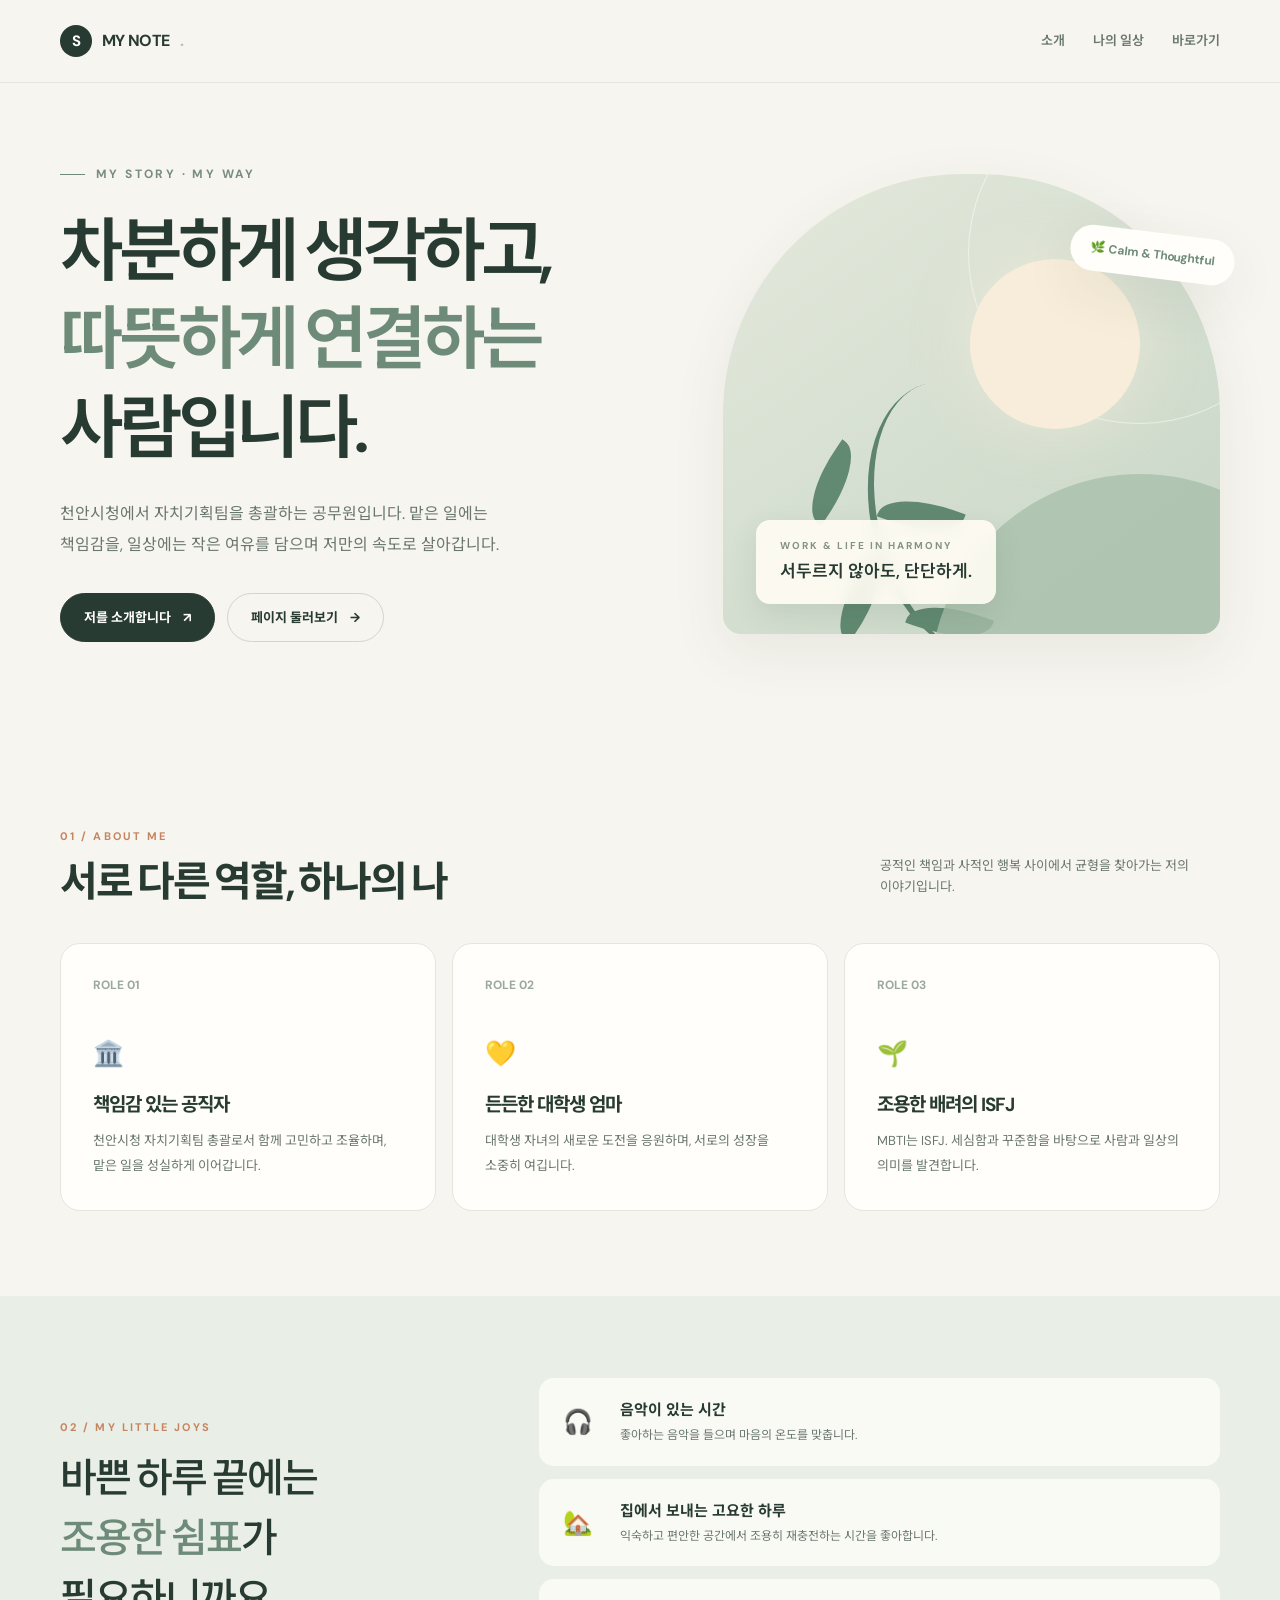
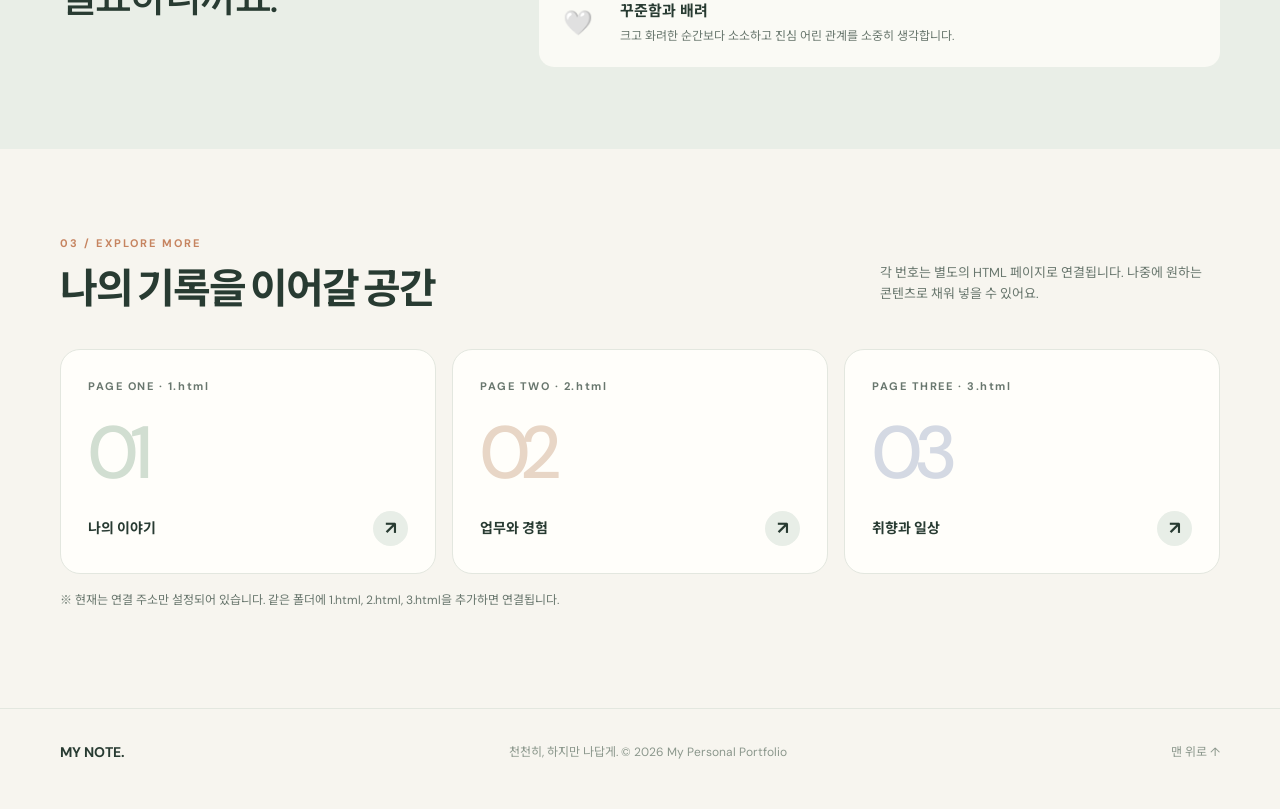
<file: index.html>
<!DOCTYPE html>
<html lang="ko">
<head>
  <meta charset="UTF-8" />
  <meta name="viewport" content="width=device-width, initial-scale=1.0" />
  <meta name="theme-color" content="#f7f5ef" />
  <meta name="description" content="천안시청 자치기획팀 총괄, 대학생 엄마, 음악과 조용한 일상을 사랑하는 사람의 포트폴리오" />
  <title>나의 이야기 | Personal Portfolio</title>
  <style>
    @import url('https://fonts.googleapis.com/css2?family=DM+Sans:wght@400;500;600;700&family=Noto+Sans+KR:wght@300;400;500;600;700&display=swap');
    :root{--bg:#f7f5ef;--paper:#fffefa;--ink:#283b32;--sub:#69776e;--sage:#6d8b78;--soft:#e8eee7;--accent:#c68460;--line:#e3e7df;--shadow:0 18px 55px rgba(46,65,49,.08)}
    *{box-sizing:border-box}html{scroll-behavior:smooth}body{margin:0;background:var(--bg);color:var(--ink);font-family:'DM Sans','Noto Sans KR',system-ui,sans-serif;word-break:keep-all;line-height:1.65}button,a{-webkit-tap-highlight-color:transparent}a{color:inherit;text-decoration:none}button{font:inherit}::selection{background:#d7e5d8;color:#263b30}
    .wrap{width:min(1160px,calc(100% - 48px));margin:auto}.nav{height:82px;display:flex;justify-content:space-between;align-items:center;gap:20px}.brand{font-size:16px;font-weight:700;letter-spacing:-.04em;display:flex;gap:10px;align-items:center}.brand-mark{width:32px;height:32px;display:grid;place-items:center;background:var(--ink);color:white;border-radius:50%;font-size:15px}.navlinks{display:flex;gap:28px;font-size:13px;font-weight:600;color:var(--sub)}.navlinks a:hover,.navlinks a:focus-visible{color:var(--accent)}.topline{height:1px;background:var(--line)}
    .hero{position:relative;display:grid;grid-template-columns:1.1fr .9fr;align-items:center;gap:55px;padding:82px 0 100px}.eyebrow{color:#788d7f;font-size:12px;font-weight:700;letter-spacing:.2em;text-transform:uppercase;display:flex;align-items:center;gap:11px}.eyebrow:before{content:'';display:block;width:25px;height:1px;background:var(--sage)}h1,h2,h3,p{margin-top:0}.hero h1{font-size:clamp(42px,5.4vw,73px);letter-spacing:-.075em;line-height:1.28;margin:22px 0 26px;font-weight:600}.hero h1 em{font-style:normal;color:var(--sage)}.lead{font-size:16px;color:var(--sub);max-width:490px;line-height:1.95;margin-bottom:32px}.actions{display:flex;gap:12px;flex-wrap:wrap}.primary,.secondary{display:inline-flex;align-items:center;justify-content:center;gap:12px;padding:13px 23px;border-radius:100px;font-size:13px;font-weight:700;transition:transform .2s,background .2s,box-shadow .2s;cursor:pointer}.primary{background:var(--ink);color:white;border:1px solid var(--ink)}.secondary{border:1px solid #cfd7cc;background:transparent}.primary:hover,.secondary:hover{transform:translateY(-3px);box-shadow:0 8px 18px #283b321a}.secondary:hover{background:white}
    .art{height:460px;position:relative;border-radius:240px 240px 18px 18px;background:linear-gradient(145deg,#e4e9dc,#c7d6c7);overflow:hidden;box-shadow:var(--shadow)}.art:before{content:'';position:absolute;border:1px solid #ffffff86;width:340px;height:340px;border-radius:50%;top:-92px;right:-90px}.art:after{content:'';position:absolute;width:420px;height:420px;border-radius:50%;background:#a9c1ac;bottom:-260px;right:-130px;opacity:.8}.sun{width:170px;height:170px;position:absolute;top:85px;right:80px;border-radius:50%;background:#f7edda;box-shadow:0 0 70px #f7edda99}.leaf{position:absolute;width:180px;height:280px;border-left:7px solid #5e846f;bottom:-25px;left:30%;transform:rotate(-15deg);border-radius:60%}.leaf i{position:absolute;display:block;width:83px;height:32px;border-radius:90% 0 90% 0;background:#628972;transform:rotate(-40deg)}.leaf i:nth-child(1){top:55px;left:-75px}.leaf i:nth-child(2){top:110px;left:3px;transform:rotate(35deg)}.leaf i:nth-child(3){top:175px;left:-78px}.leaf i:nth-child(4){top:220px;left:3px;transform:rotate(35deg)}.art-label{position:absolute;z-index:2;left:33px;bottom:30px;background:#fffcf3e8;backdrop-filter:blur(8px);padding:18px 24px;border-radius:14px;box-shadow:0 10px 28px #2a47321a}.art-label small{display:block;letter-spacing:.2em;color:#859386;font-size:10px;font-weight:700}.art-label strong{display:block;font-weight:600;font-size:17px;margin-top:3px}.float{position:absolute;right:-15px;top:58px;background:#fffefa;box-shadow:var(--shadow);border-radius:100px;padding:13px 20px;font-size:12px;color:var(--sage);font-weight:700;transform:rotate(7deg)}
    .section{padding:85px 0}.section-head{display:flex;justify-content:space-between;align-items:end;gap:20px;margin-bottom:32px}.kicker{font-size:11px;font-weight:700;color:var(--accent);letter-spacing:.19em;text-transform:uppercase;margin-bottom:10px}.section h2{font-size:clamp(28px,3.4vw,41px);letter-spacing:-.055em;line-height:1.35;margin:0}.section-desc{font-size:13px;color:var(--sub);max-width:340px}.about-grid{display:grid;grid-template-columns:repeat(3,1fr);gap:16px}.tile{background:var(--paper);padding:32px;border:1px solid var(--line);border-radius:20px;min-height:235px;transition:transform .25s,box-shadow .25s}.tile:hover{transform:translateY(-5px);box-shadow:var(--shadow)}.tile .num{font-size:12px;color:#9ba89c;font-weight:700;margin-bottom:38px}.tile .symbol{font-size:25px;margin-bottom:14px;display:block}.tile h3{font-size:19px;letter-spacing:-.04em;margin-bottom:9px}.tile p{font-size:13px;color:var(--sub);line-height:1.9;margin-bottom:0}
    .mid{background:#e9eee7;padding:82px 0}.mid-content{display:grid;grid-template-columns:.75fr 1.25fr;gap:70px;align-items:center}.quote{font-size:clamp(27px,3.3vw,40px);line-height:1.5;letter-spacing:-.05em;font-weight:500;margin:12px 0 0}.quote span{color:var(--sage)}.values{display:grid;gap:13px}.value{display:flex;align-items:center;gap:19px;background:#fffef9c9;border-radius:15px;padding:20px 24px}.value-icon{font-size:24px;flex:0 0 38px}.value h3{font-size:15px;margin-bottom:3px}.value p{color:var(--sub);font-size:12px;margin:0}
    .links-grid{display:grid;grid-template-columns:repeat(3,1fr);gap:16px}.link-card{position:relative;overflow:hidden;display:flex;flex-direction:column;min-height:225px;border:1px solid var(--line);background:var(--paper);border-radius:20px;padding:27px;transition:transform .25s,box-shadow .25s,border-color .25s}.link-card:hover,.link-card:focus-visible{transform:translateY(-5px);border-color:#a9bbaa;box-shadow:var(--shadow)}.link-card small{font-size:11px;color:var(--sub);letter-spacing:.14em;font-weight:700}.link-card .digit{font-size:74px;font-weight:500;letter-spacing:-.09em;line-height:1.15;margin:15px 0 auto;color:#d1ded1}.link-card:nth-child(2) .digit{color:#e8d6c6}.link-card:nth-child(3) .digit{color:#d4d9e3}.link-card .bottom{display:flex;justify-content:space-between;align-items:center;font-size:14px;font-weight:700}.arrow{width:35px;height:35px;border-radius:50%;background:var(--soft);display:grid;place-items:center;font-size:18px;transition:background .2s,transform .2s}.link-card:hover .arrow{background:var(--ink);color:white;transform:rotate(-45deg)}.note{color:var(--sub);font-size:12px;margin-top:17px}
    footer{border-top:1px solid var(--line);padding:32px 0 45px}.footer-content{display:flex;align-items:center;justify-content:space-between;gap:16px;font-size:12px;color:#8b978c}.footer-content strong{font-size:14px;color:var(--ink)}.reveal{opacity:0;transform:translateY(16px);transition:opacity .7s,transform .7s}.reveal.visible{opacity:1;transform:none}
    @media(max-width:850px){.hero{gap:32px}.art{height:390px}.float{right:0}.mid-content{gap:35px}}@media(max-width:680px){.wrap{width:min(100% - 36px,1160px)}.nav{height:70px}.navlinks{gap:15px;font-size:12px}.hero{grid-template-columns:1fr;padding:55px 0 72px;gap:45px}.hero h1{font-size:clamp(40px,9.2vw,58px)}.lead{font-size:14px}.art{height:355px;max-width:460px;width:100%;justify-self:center}.sun{top:55px;right:70px}.float{right:3px;top:28px}.section{padding:65px 0}.section-head{display:block}.section-desc{margin-top:14px}.about-grid,.links-grid{grid-template-columns:1fr}.tile{min-height:0;padding:27px}.tile .num{margin-bottom:16px}.mid{padding:65px 0}.mid-content{grid-template-columns:1fr;gap:28px}.quote{font-size:29px}.link-card{min-height:190px}.link-card .digit{font-size:62px}.footer-content{flex-direction:column;align-items:flex-start}}
    @media(prefers-reduced-motion:reduce){html{scroll-behavior:auto}*,*:before,*:after{transition:none!important;animation:none!important}.reveal{opacity:1;transform:none}}
  </style>
</head>
<body>
  <header class="wrap">
    <nav class="nav" aria-label="주 메뉴">
      <a class="brand" href="#home"><span class="brand-mark">S</span> MY NOTE<span style="color:#b4bfb3">.</span></a>
      <div class="navlinks"><a href="#about">소개</a><a href="#values">나의 일상</a><a href="#projects">바로가기</a></div>
    </nav>
  </header>
  <div class="topline"></div>
  <main>
    <section id="home" class="hero wrap">
      <div class="reveal">
        <div class="eyebrow">MY STORY · MY WAY</div>
        <h1>차분하게 생각하고,<br><em>따뜻하게 연결하는</em><br>사람입니다.</h1>
        <p class="lead">천안시청에서 자치기획팀을 총괄하는 공무원입니다. 맡은 일에는 책임감을, 일상에는 작은 여유를 담으며 저만의 속도로 살아갑니다.</p>
        <div class="actions"><a class="primary" href="#about">저를 소개합니다 <span aria-hidden="true">↗</span></a><a class="secondary" href="#projects">페이지 둘러보기 <span aria-hidden="true">→</span></a></div>
      </div>
      <div style="position:relative" class="reveal">
        <div class="art" role="img" aria-label="따뜻한 햇살과 초록 식물이 어우러진 감성적인 일러스트">
          <div class="sun"></div><div class="leaf"><i></i><i></i><i></i><i></i></div>
          <div class="art-label"><small>WORK & LIFE IN HARMONY</small><strong>서두르지 않아도, 단단하게.</strong></div>
        </div>
        <div class="float">🌿 Calm & Thoughtful</div>
      </div>
    </section>
    <section id="about" class="section wrap">
      <div class="section-head reveal"><div><div class="kicker">01 / About me</div><h2>서로 다른 역할, 하나의 나</h2></div><p class="section-desc">공적인 책임과 사적인 행복 사이에서 균형을 찾아가는 저의 이야기입니다.</p></div>
      <div class="about-grid">
        <article class="tile reveal"><div class="num">ROLE 01</div><span class="symbol" aria-hidden="true">🏛️</span><h3>책임감 있는 공직자</h3><p>천안시청 자치기획팀 총괄로서 함께 고민하고 조율하며, 맡은 일을 성실하게 이어갑니다.</p></article>
        <article class="tile reveal"><div class="num">ROLE 02</div><span class="symbol" aria-hidden="true">💛</span><h3>든든한 대학생 엄마</h3><p>대학생 자녀의 새로운 도전을 응원하며, 서로의 성장을 소중히 여깁니다.</p></article>
        <article class="tile reveal"><div class="num">ROLE 03</div><span class="symbol" aria-hidden="true">🌱</span><h3>조용한 배려의 ISFJ</h3><p>MBTI는 ISFJ. 세심함과 꾸준함을 바탕으로 사람과 일상의 의미를 발견합니다.</p></article>
      </div>
    </section>
    <section id="values" class="mid">
      <div class="wrap mid-content">
        <div class="reveal"><div class="kicker">02 / My little joys</div><p class="quote">바쁜 하루 끝에는<br><span>조용한 쉼표</span>가<br>필요하니까요.</p></div>
        <div class="values reveal">
          <div class="value"><span class="value-icon" aria-hidden="true">🎧</span><div><h3>음악이 있는 시간</h3><p>좋아하는 음악을 들으며 마음의 온도를 맞춥니다.</p></div></div>
          <div class="value"><span class="value-icon" aria-hidden="true">🏡</span><div><h3>집에서 보내는 고요한 하루</h3><p>익숙하고 편안한 공간에서 조용히 재충전하는 시간을 좋아합니다.</p></div></div>
          <div class="value"><span class="value-icon" aria-hidden="true">🤍</span><div><h3>꾸준함과 배려</h3><p>크고 화려한 순간보다 소소하고 진심 어린 관계를 소중히 생각합니다.</p></div></div>
        </div>
      </div>
    </section>
    <section id="projects" class="section wrap">
      <div class="section-head reveal"><div><div class="kicker">03 / Explore more</div><h2>나의 기록을 이어갈 공간</h2></div><p class="section-desc">각 번호는 별도의 HTML 페이지로 연결됩니다. 나중에 원하는 콘텐츠로 채워 넣을 수 있어요.</p></div>
      <div class="links-grid">
        <a class="link-card reveal" href="1.html" aria-label="1번 페이지 1.html로 이동"><small>PAGE ONE · 1.html</small><span class="digit">01</span><span class="bottom">나의 이야기 <span class="arrow" aria-hidden="true">↗</span></span></a>
        <a class="link-card reveal" href="2.html" aria-label="2번 페이지 2.html로 이동"><small>PAGE TWO · 2.html</small><span class="digit">02</span><span class="bottom">업무와 경험 <span class="arrow" aria-hidden="true">↗</span></span></a>
        <a class="link-card reveal" href="3.html" aria-label="3번 페이지 3.html로 이동"><small>PAGE THREE · 3.html</small><span class="digit">03</span><span class="bottom">취향과 일상 <span class="arrow" aria-hidden="true">↗</span></span></a>
      </div>
      <p class="note">※ 현재는 연결 주소만 설정되어 있습니다. 같은 폴더에 1.html, 2.html, 3.html을 추가하면 연결됩니다.</p>
    </section>
  </main>
  <footer><div class="wrap footer-content"><strong>MY NOTE.</strong><span>천천히, 하지만 나답게. © <span id="year">2026</span> My Personal Portfolio</span><a href="#home">맨 위로 ↑</a></div></footer>
  <script>
    document.getElementById('year').textContent = new Date().getFullYear();
    if ('IntersectionObserver' in window) {
      const observer = new IntersectionObserver(entries => {
        entries.forEach(entry => { if (entry.isIntersecting) { entry.target.classList.add('visible'); observer.unobserve(entry.target); } });
      }, { threshold: .08 });
      document.querySelectorAll('.reveal').forEach(el => observer.observe(el));
    } else document.querySelectorAll('.reveal').forEach(el => el.classList.add('visible'));
  </script>
</body>
</html>
</file>
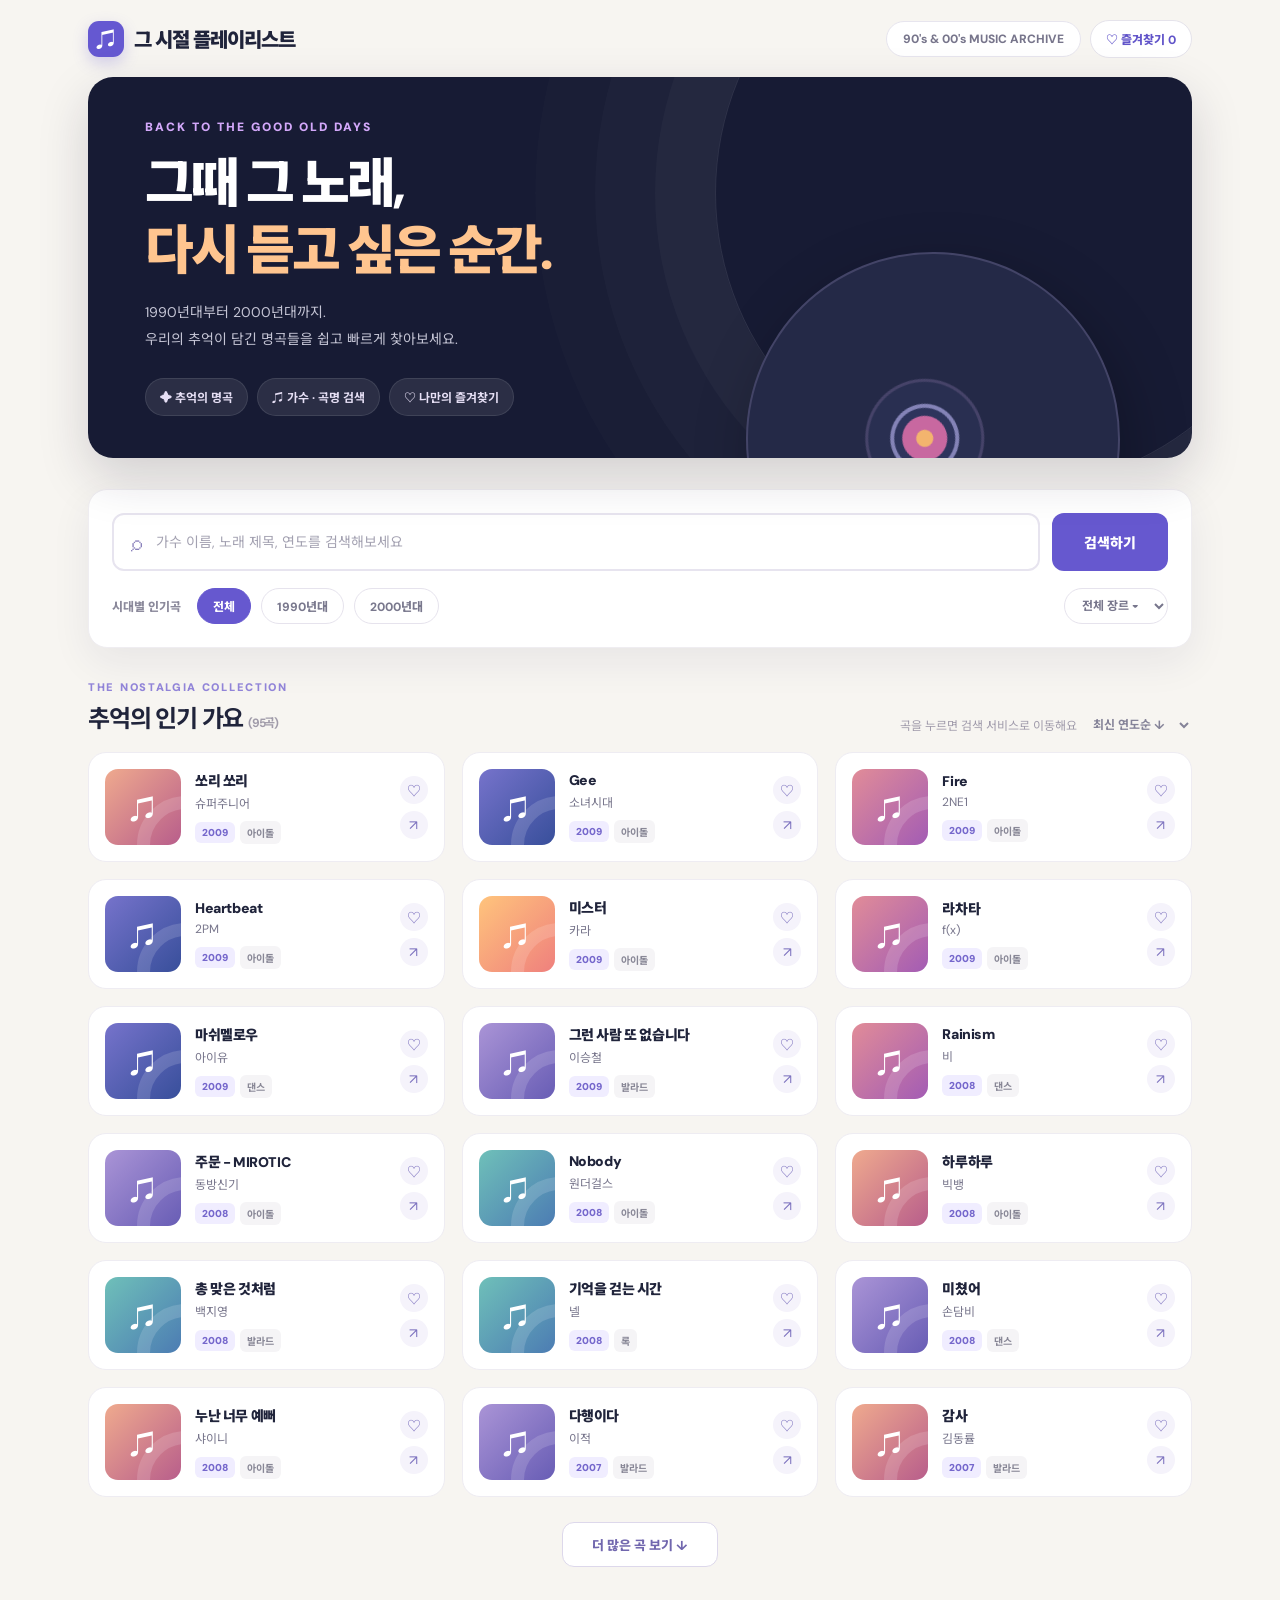
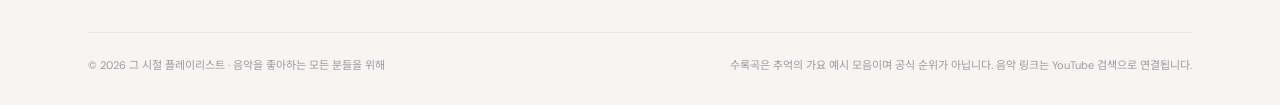
<file: 1.html>
<!doctype html>
<html lang="ko">
<head>
<meta charset="utf-8"><meta name="viewport" content="width=device-width,initial-scale=1"><meta name="theme-color" content="#151a2d">
<title>그 시절 플레이리스트 | 90s & 00s</title>
<style>
@import url('https://fonts.googleapis.com/css2?family=DM+Sans:wght@400;500;600;700;800&family=Noto+Sans+KR:wght@400;500;600;700;800;900&display=swap');
:root{--bg:#f7f5f1;--ink:#20243b;--muted:#85879a;--purple:#6154c9;--line:#e6e3e9;--white:#fff;--shadow:0 14px 40px rgba(33,27,79,.07)}*{box-sizing:border-box}html{scroll-behavior:smooth}body{margin:0;background:var(--bg);color:var(--ink);font-family:'DM Sans','Noto Sans KR',sans-serif}button,input,select{font:inherit}button{cursor:pointer}.shell{max-width:1160px;margin:auto;padding:0 28px}.topbar{height:77px;display:flex;align-items:center;justify-content:space-between}.logo{font-size:20px;font-weight:900;letter-spacing:-1px;display:flex;align-items:center;gap:10px}.logo-mark{width:36px;height:36px;border-radius:11px;background:#6558d1;color:white;display:grid;place-items:center;font-size:21px;box-shadow:0 6px 15px #6558d140}.top-right{display:flex;align-items:center;gap:9px}.top-pill{border:1px solid #e7e5ee;background:white;border-radius:30px;padding:9px 16px;color:#77758b;font-size:12px;font-weight:800}.heart-btn{border:1px solid #e5e3eb;background:white;border-radius:30px;padding:9px 15px;color:#6154c9;font-weight:800;font-size:12px}.heart-btn.active{background:#6154c9;color:white}
.hero{min-height:305px;background:#171b34;border-radius:25px;position:relative;overflow:hidden;color:#fff;display:flex;align-items:center;padding:42px 57px;box-shadow:0 19px 50px #1d17372b}.hero:before{content:'';position:absolute;right:-115px;top:-180px;width:590px;height:590px;border:1px solid #ffffff1a;border-radius:50%;box-shadow:0 0 0 60px #ffffff07,0 0 0 120px #ffffff05,0 0 0 180px #ffffff03}.hero:after{content:'';position:absolute;right:72px;bottom:-168px;width:370px;height:370px;background:radial-gradient(circle at 48% 49%,#f3b46e 0 8px,#c868a0 9px 22px,#2e345c 23px 30px,#8483b7 31px 34px,#292f51 35px 56px,#464369 57px 59px,#242947 60px 100%);border:2px solid #8b83b04d;border-radius:50%;box-shadow:0 22px 60px #0004;transform:rotate(-22deg)}.hero-content{position:relative;z-index:1;max-width:640px}.eyebrow{font-size:12px;font-weight:900;letter-spacing:2px;color:#d3a8fa}.hero h1{font-size:clamp(31px,4.3vw,53px);letter-spacing:-2.7px;line-height:1.26;margin:16px 0 14px;font-weight:900}.hero h1 span{color:#ffc58f}.hero p{font-size:14px;color:#c5c5d5;line-height:1.95;margin:0}.hero-chips{display:flex;gap:9px;margin-top:25px;flex-wrap:wrap}.hero-chips span{background:#ffffff16;border:1px solid #ffffff19;padding:9px 14px;border-radius:30px;color:#e6dff5;font-size:12px;font-weight:700}
.content{padding-top:31px;padding-bottom:65px}.search-panel{background:#fff;border:1px solid #efedf1;border-radius:19px;padding:23px;box-shadow:var(--shadow)}.search-row{display:flex;gap:12px}.search-box{display:flex;align-items:center;gap:12px;border:2px solid #e7e4ef;border-radius:12px;padding:0 17px;flex:1;min-width:0;transition:border .2s}.search-box:focus-within{border-color:#8678e5}.search-icon{font-size:22px;color:#8a81bb}.search-box input{border:0;outline:0;min-width:0;width:100%;height:54px;color:var(--ink);font-size:14px;background:transparent}.search-box input::placeholder{color:#a3a1b1}.search-btn{border:0;background:#6658cf;color:#fff;font-size:14px;font-weight:900;border-radius:12px;padding:0 32px}.search-btn:hover{background:#5042bf}.filters{display:flex;flex-wrap:wrap;gap:10px;align-items:center;margin-top:17px}.filter-label{font-size:12px;font-weight:800;color:#8b899b;margin-right:6px}.chip{border:1px solid #e6e3ed;background:#fff;color:#79788d;border-radius:25px;padding:8px 15px;font-size:12px;font-weight:800;transition:all .16s}.chip:hover{border-color:#998ee9;color:#6154c9}.chip.active{background:#6658cf;color:white;border-color:#6658cf}.genre-wrap{margin-left:auto}.genre-select{border:1px solid #e6e3ed;background:white;border-radius:25px;padding:8px 13px;color:#77768c;outline:0;font-size:12px;font-weight:700}.results-head{display:flex;align-items:end;justify-content:space-between;gap:15px;margin:32px 0 18px}.section-eyebrow{font-size:11px;color:#9184d8;letter-spacing:1.7px;font-weight:900}.results-head h2{font-size:24px;margin:5px 0 0;letter-spacing:-1.2px}.results-count{font-size:12px;color:#a09ba9;font-weight:700}.sort-select{border:0;background:transparent;color:#858398;font-size:12px;outline:none;font-weight:700}.result-tools{display:flex;align-items:center;gap:12px}.grid{display:grid;grid-template-columns:repeat(3,minmax(0,1fr));gap:17px}.song{background:white;border:1px solid #eeecf2;border-radius:18px;padding:16px;display:flex;align-items:center;gap:14px;min-width:0;transition:transform .17s,box-shadow .17s}.song:hover{transform:translateY(-3px);box-shadow:var(--shadow)}.cover{width:76px;height:76px;flex:none;display:flex;align-items:center;justify-content:center;border-radius:13px;position:relative;overflow:hidden;color:#fff;font-size:27px}.cover:before{content:'';position:absolute;width:72px;height:72px;left:32px;top:27px;border:13px solid #ffffff25;border-radius:50%}.cover span{position:relative;z-index:1}.song-body{min-width:0;flex:1}.song-title{font-size:14px;font-weight:900;white-space:nowrap;overflow:hidden;text-overflow:ellipsis;letter-spacing:-.4px}.song-artist{font-size:12px;color:#77758b;margin-top:4px;white-space:nowrap;overflow:hidden;text-overflow:ellipsis}.song-meta{display:flex;align-items:center;gap:5px;margin-top:9px;flex-wrap:wrap}.year-tag{background:#f0edff;color:#7567cc;padding:4px 7px;font-size:10px;font-weight:900;border-radius:6px}.genre-tag{background:#f5f4f6;color:#888796;padding:4px 7px;font-size:10px;font-weight:700;border-radius:6px}.song-actions{display:flex;align-items:center;flex-direction:column;gap:7px}.action-btn{border:0;border-radius:50%;background:#f5f3fb;color:#7c71be;width:28px;height:28px;font-size:14px;display:grid;place-items:center}.action-btn:hover{background:#e9e4ff}.action-btn.faved{background:#fcebf1;color:#e85886}.empty{background:white;border:1px dashed #ded9e7;border-radius:20px;padding:65px 20px;text-align:center;color:#858398;grid-column:1/-1}.empty strong{color:#36324f;display:block;font-size:19px;margin-bottom:7px}.footer{border-top:1px solid #e8e4ec;display:flex;justify-content:space-between;gap:15px;padding:23px 0 33px;color:#9b99a7;font-size:11px}.load-more{display:block;margin:25px auto 0;border:1px solid #ddd8eb;background:#fff;color:#7167ae;border-radius:12px;padding:12px 29px;font-size:13px;font-weight:800}.load-more:hover{background:#f0edff}.hint{font-size:12px;color:#a09bab;margin-top:12px}.sr-only{position:absolute;width:1px;height:1px;overflow:hidden;clip:rect(0,0,0,0)}
@media(max-width:960px){.grid{grid-template-columns:repeat(2,minmax(0,1fr))}.hero:after{right:-75px;opacity:.75}.hero h1{max-width:430px}}@media(max-width:620px){.shell{padding:0 15px}.topbar{height:70px}.logo{font-size:16px}.top-pill{display:none}.hero{min-height:298px;padding:29px 25px;border-radius:19px;align-items:flex-start}.hero:after{width:220px;height:220px;right:-105px;bottom:-95px;opacity:.6}.hero h1{font-size:32px;letter-spacing:-1.7px}.hero p{max-width:300px;font-size:12px}.hero-chips{margin-top:20px}.hero-chips span{font-size:10px;padding:7px 10px}.content{padding-top:18px}.search-panel{padding:14px}.search-row{gap:8px}.search-box{padding:0 9px}.search-box input{height:47px;font-size:12px}.search-btn{padding:0 17px;font-size:12px}.filters{gap:7px}.filter-label{width:100%}.chip{padding:7px 12px;font-size:11px}.genre-wrap{margin-left:0}.results-head{margin-top:27px}.results-head h2{font-size:20px}.result-tools{display:flex;flex-direction:column;align-items:end;gap:4px}.grid{grid-template-columns:1fr;gap:10px}.song{padding:13px}.cover{width:70px;height:70px}.footer{flex-direction:column;gap:6px}}
</style>
</head>
<body>
<div class="shell"><header class="topbar"><div class="logo"><span class="logo-mark">♫</span> 그 시절 플레이리스트</div><div class="top-right"><span class="top-pill">90's & 00's MUSIC ARCHIVE</span><button class="heart-btn" id="favBtn" aria-pressed="false">♡ 즐겨찾기 <span id="favCount">0</span></button></div></header>
<section class="hero"><div class="hero-content"><div class="eyebrow">BACK TO THE GOOD OLD DAYS</div><h1>그때 그 노래,<br><span>다시 듣고 싶은 순간.</span></h1><p>1990년대부터 2000년대까지.<br>우리의 추억이 담긴 명곡들을 쉽고 빠르게 찾아보세요.</p><div class="hero-chips"><span>✦ 추억의 명곡</span><span>♫ 가수 · 곡명 검색</span><span>♡ 나만의 즐겨찾기</span></div></div></section>
<main class="content"><section class="search-panel" aria-label="음악 검색"><form id="searchForm" class="search-row"><label class="search-box"><span class="search-icon" aria-hidden="true">⌕</span><span class="sr-only">가수나 노래 검색</span><input id="searchInput" placeholder="가수 이름, 노래 제목, 연도를 검색해보세요" autocomplete="off"></label><button type="submit" class="search-btn">검색하기</button></form><div class="filters"><span class="filter-label">시대별 인기곡</span><button class="chip active" data-decade="all">전체</button><button class="chip" data-decade="1990">1990년대</button><button class="chip" data-decade="2000">2000년대</button><select class="genre-select genre-wrap" id="genreFilter" aria-label="장르 선택"><option value="all">전체 장르 ▾</option><option value="발라드">발라드</option><option value="댄스">댄스</option><option value="R&B">R&B</option><option value="힙합">힙합</option><option value="록">록</option><option value="아이돌">아이돌</option></select></div></section>
<div class="results-head"><div><div class="section-eyebrow">THE NOSTALGIA COLLECTION</div><h2 id="resultsTitle">추억의 인기 가요 <span class="results-count" id="resultsCount"></span></h2></div><div class="result-tools"><span class="hint" style="margin:0" id="viewInfo">곡을 누르면 검색 서비스로 이동해요</span><select id="sortFilter" class="sort-select" aria-label="정렬"><option value="new">최신 연도순 ↓</option><option value="old">오래된 연도순 ↑</option><option value="title">노래 제목순</option><option value="artist">가수 이름순</option></select></div></div>
<section id="songGrid" class="grid" aria-live="polite"></section><button class="load-more" id="moreBtn" hidden>더 많은 곡 보기 ↓</button></main><footer class="footer"><span>© 2026 그 시절 플레이리스트 · 음악을 좋아하는 모든 분들을 위해</span><span>수록곡은 추억의 가요 예시 모음이며 공식 순위가 아닙니다. 음악 링크는 YouTube 검색으로 연결됩니다.</span></footer></div>
<script>
const songs=[
['서태지와 아이들','난 알아요',1992,'댄스'],['서태지와 아이들','하여가',1993,'록'],['김건모','핑계',1993,'댄스'],['김건모','잘못된 만남',1995,'댄스'],['신승훈','보이지 않는 사랑',1991,'발라드'],['이승환','천일동안',1995,'발라드'],['김광석','서른 즈음에',1994,'발라드'],['김광석','사랑했지만',1991,'발라드'],['듀스','나를 돌아봐',1993,'댄스'],['룰라','날개 잃은 천사',1995,'댄스'],['터보','검은 고양이 네로',1995,'댄스'],['터보','Twist King',1996,'댄스'],['쿨','해변의 여인',1997,'댄스'],['쿨','애상',1998,'댄스'],['DJ DOC','여름 이야기',1996,'댄스'],['조성모','To Heaven',1998,'발라드'],['조성모','아시나요',2000,'발라드'],['H.O.T.','캔디',1996,'아이돌'],['H.O.T.','빛',1998,'아이돌'],['젝스키스','커플',1998,'아이돌'],['S.E.S.','I’m Your Girl',1997,'아이돌'],['S.E.S.','Dreams Come True',1998,'아이돌'],['핑클','영원한 사랑',1999,'아이돌'],['핑클','내 남자친구에게',1998,'아이돌'],['god','어머님께',1999,'아이돌'],['god','거짓말',2000,'아이돌'],['god','길',2001,'발라드'],['엄정화','초대',1998,'댄스'],['엄정화','Poison',1998,'댄스'],['박진영','그녀는 예뻤다',1996,'댄스'],['임창정','그때 또 다시',1997,'발라드'],['임창정','소주 한 잔',2003,'발라드'],['이소라','바람이 분다',2004,'발라드'],['이소라','제발',2000,'발라드'],['이적','다행이다',2007,'발라드'],['김동률','감사',2007,'발라드'],['성시경','거리에서',2006,'발라드'],['성시경','희재',2003,'발라드'],['박효신','눈의 꽃',2004,'발라드'],['박효신','좋은 사람',2002,'발라드'],['SG워너비','Timeless',2004,'발라드'],['SG워너비','내 사람',2006,'발라드'],['버즈','겁쟁이',2005,'록'],['버즈','가시',2005,'록'],['MC몽','천하무적',2004,'힙합'],['에픽하이','Fly',2005,'힙합'],['에픽하이','Love Love Love',2007,'힙합'],['리쌍','발레리노',2007,'힙합'],['윤미래','시간이 흐른 뒤',2001,'R&B'],['브라운 아이즈','벌써 일년',2001,'R&B'],['브라운 아이드 소울','정말 사랑했을까',2003,'R&B'],['휘성','안되나요',2002,'R&B'],['거미','친구라도 될 걸 그랬어',2003,'R&B'],['비','태양을 피하는 방법',2003,'댄스'],['비','Rainism',2008,'댄스'],['이효리','10 Minutes',2003,'댄스'],['보아','No.1',2002,'댄스'],['보아','Atlantis Princess',2003,'댄스'],['동방신기','주문 - MIROTIC',2008,'아이돌'],['슈퍼주니어','쏘리 쏘리',2009,'아이돌'],['소녀시대','다시 만난 세계',2007,'아이돌'],['소녀시대','Gee',2009,'아이돌'],['원더걸스','Tell Me',2007,'아이돌'],['원더걸스','Nobody',2008,'아이돌'],['빅뱅','거짓말',2007,'아이돌'],['빅뱅','하루하루',2008,'아이돌'],['2NE1','Fire',2009,'아이돌'],['2PM','Heartbeat',2009,'아이돌'],['카라','미스터',2009,'아이돌'],['백지영','총 맞은 것처럼',2008,'발라드'],['백지영','사랑 안해',2006,'발라드'],['이은미','애인 있어요',2005,'발라드'],['윤하','비밀번호 486',2007,'록'],['자우림','매직 카펫 라이드',2000,'록'],['체리필터','낭만고양이',2002,'록'],['넬','기억을 걷는 시간',2008,'록'],['클론','꿍따리 샤바라',1996,'댄스'],['이정현','와',1999,'댄스'],['코요태','순정',1998,'댄스'],['코요태','실연',1999,'댄스'],['플라이 투 더 스카이','Missing You',2003,'R&B'],['플라이 투 더 스카이','가슴 아파도',2005,'R&B'],['V.O.S','눈을 보고 말해요',2004,'발라드'],['이수영','라라라',2002,'발라드'],['왁스','화장을 고치고',2001,'발라드'],['장나라','Sweet Dream',2002,'댄스'],['싸이','챔피언',2002,'댄스'],['싸이','연예인',2006,'댄스'],['손담비','미쳤어',2008,'댄스'],['샤이니','누난 너무 예뻐',2008,'아이돌'],['f(x)','라차타',2009,'아이돌'],['아이유','마쉬멜로우',2009,'댄스'],['김현정','그녀와의 이별',1997,'댄스'],['소찬휘','Tears',2000,'록'],['이승철','그런 사람 또 없습니다',2009,'발라드']
].map(([artist,title,year,genre],id)=>({artist,title,year,genre,id}));
const palettes=[['#e18c98','#a35cb4'],['#7673cb','#384f9b'],['#ffc47c','#ef807d'],['#6fc0b9','#4c7cb3'],['#aa94d6','#685db5'],['#efaa8e','#b85e8b']];let decade='all',favoriteOnly=false,shown=18;const storeKey='nostalgia-favs-v1';let favorites;try{favorites=new Set(JSON.parse(localStorage.getItem(storeKey)||'[]'))}catch{favorites=new Set()}
const $=s=>document.querySelector(s),esc=s=>String(s).replace(/[&<>"']/g,c=>({'&':'&amp;','<':'&lt;','>':'&gt;','"':'&quot;',"'":'&#39;'}[c]));
function filtered(){let q=$('#searchInput').value.trim().toLocaleLowerCase().replace(/\s/g,''),genre=$('#genreFilter').value;let arr=songs.filter(s=>(decade==='all'||Math.floor(s.year/10)*10===+decade)&&(genre==='all'||s.genre===genre)&&(!favoriteOnly||favorites.has(s.id))&&(!q||[s.artist,s.title,s.year,s.genre].some(x=>String(x).toLocaleLowerCase().replace(/\s/g,'').includes(q))));let order=$('#sortFilter').value;arr.sort((a,b)=>order==='new'?b.year-a.year||a.id-b.id:order==='old'?a.year-b.year||a.id-b.id:order==='title'?a.title.localeCompare(b.title,'ko'):a.artist.localeCompare(b.artist,'ko'));return arr}
function render(){const arr=filtered(),grid=$('#songGrid');$('#resultsCount').textContent=`(${arr.length}곡)`;$('#resultsTitle').firstChild.textContent=favoriteOnly?'나의 즐겨찾기 ': '추억의 인기 가요 ';$('#favCount').textContent=favorites.size;$('#favBtn').classList.toggle('active',favoriteOnly);$('#favBtn').setAttribute('aria-pressed',favoriteOnly);grid.innerHTML=arr.length?arr.slice(0,shown).map(s=>{let p=palettes[s.id%palettes.length],f=favorites.has(s.id);return `<article class="song"><div class="cover" style="background:linear-gradient(135deg,${p[0]},${p[1]})"><span>♫</span></div><div class="song-body"><div class="song-title" title="${esc(s.title)}">${esc(s.title)}</div><div class="song-artist" title="${esc(s.artist)}">${esc(s.artist)}</div><div class="song-meta"><span class="year-tag">${s.year}</span><span class="genre-tag">${esc(s.genre)}</span></div></div><div class="song-actions"><button class="action-btn ${f?'faved':''}" data-fav="${s.id}" title="즐겨찾기 ${f?'해제':'추가'}" aria-label="${esc(s.title)} 즐겨찾기 ${f?'해제':'추가'}">${f?'♥':'♡'}</button><button class="action-btn" data-play="${s.id}" title="YouTube에서 찾기" aria-label="${esc(s.title)} YouTube 검색">↗</button></div></article>`}).join(''):`<div class="empty"><div style="font-size:40px;margin-bottom:15px">♫</div><strong>검색 결과가 없어요</strong>다른 가수, 노래 제목 또는 장르로 검색해보세요.</div>`;$('#moreBtn').hidden=arr.length<=shown}
$('#searchForm').addEventListener('submit',e=>{e.preventDefault();shown=18;render()});$('#searchInput').addEventListener('input',()=>{shown=18;render()});$('#genreFilter').addEventListener('change',()=>{shown=18;render()});$('#sortFilter').addEventListener('change',render);document.querySelectorAll('[data-decade]').forEach(b=>b.addEventListener('click',()=>{decade=b.dataset.decade;shown=18;document.querySelectorAll('[data-decade]').forEach(x=>x.classList.toggle('active',x===b));render()}));$('#favBtn').addEventListener('click',()=>{favoriteOnly=!favoriteOnly;shown=18;render()});$('#moreBtn').addEventListener('click',()=>{shown+=18;render()});$('#songGrid').addEventListener('click',e=>{let fav=e.target.closest('[data-fav]'),play=e.target.closest('[data-play]');if(fav){let n=+fav.dataset.fav;favorites.has(n)?favorites.delete(n):favorites.add(n);try{localStorage.setItem(storeKey,JSON.stringify([...favorites]))}catch{}render()}if(play){let s=songs[+play.dataset.play],q=encodeURIComponent(s.artist+' '+s.title+' 공식 뮤직비디오');window.open('https://www.youtube.com/results?search_query='+q,'_blank','noopener,noreferrer')}});render();
</script>
</body></html>
</file>
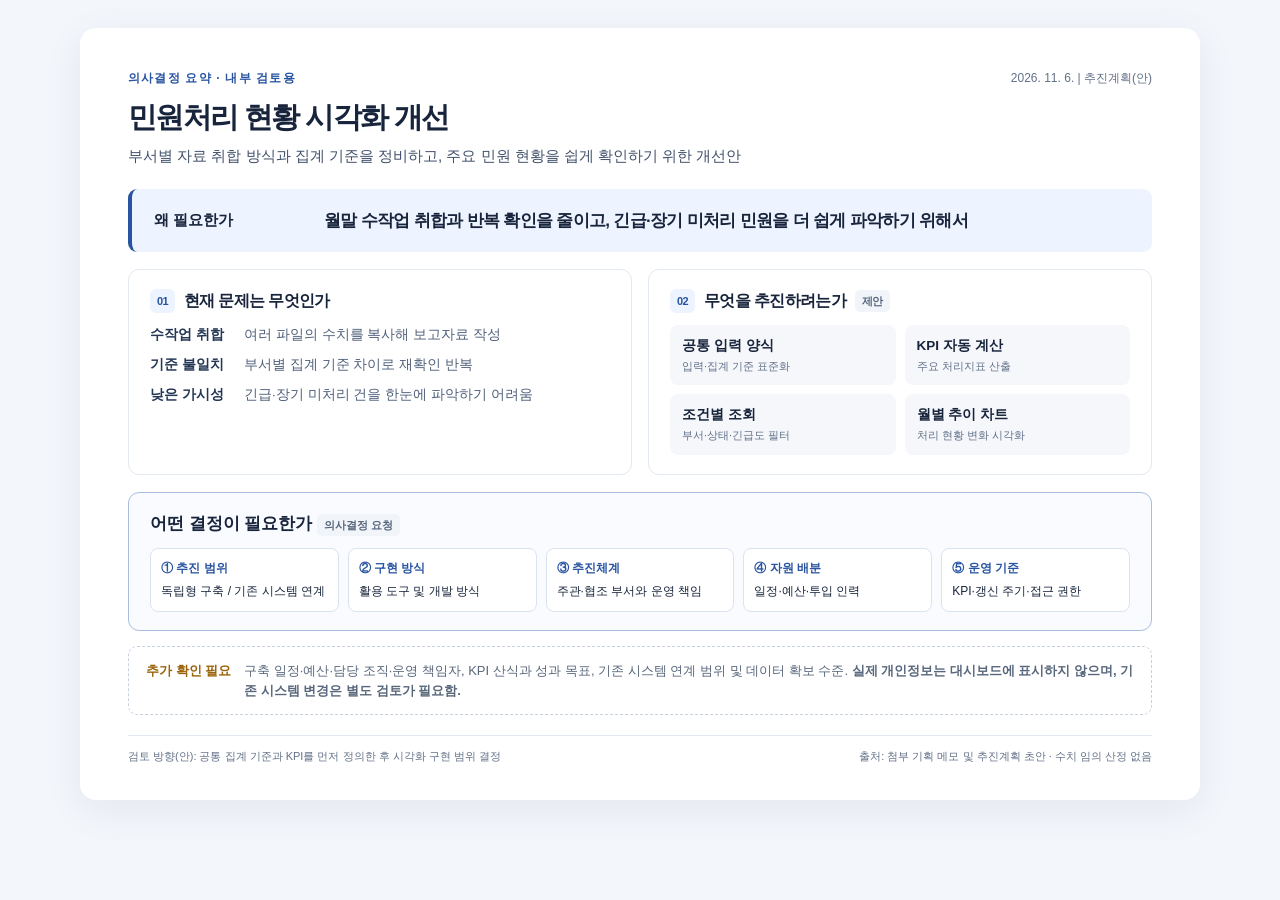
<file: 2.html>
<!doctype html>
<html lang="ko">
<head>
<meta charset="utf-8">
<meta name="viewport" content="width=device-width, initial-scale=1">
<title>민원처리 현황 시각화 개선 | 의사결정 요약</title>
<style>
:root{--ink:#17243b;--muted:#627088;--line:#e3e9f1;--bg:#f3f6fb;--blue:#2854a1;--pale:#edf3ff;--amber:#9a630a}
*{box-sizing:border-box}body{margin:0;background:var(--bg);font-family:'Pretendard','Noto Sans KR','Malgun Gothic',sans-serif;color:var(--ink);line-height:1.48}
.sheet{max-width:1120px;margin:28px auto;background:#fff;padding:42px 48px 36px;box-shadow:0 10px 40px #1e355012;border-radius:16px}
.top{display:flex;align-items:center;justify-content:space-between;gap:12px}.eyebrow{font-size:12px;font-weight:800;letter-spacing:.1em;color:var(--blue)}.meta{color:var(--muted);font-size:12px}h1{font-size:29px;letter-spacing:-.055em;line-height:1.3;margin:11px 0 9px}.intro{font-size:15px;color:#41506a;margin:0 0 21px}.lead{background:var(--pale);padding:19px 22px;border-left:4px solid var(--blue);border-radius:9px;display:grid;grid-template-columns:155px 1fr;gap:15px;align-items:center}.lead strong{font-size:15px}.lead p{margin:0;font-size:17px;font-weight:700;letter-spacing:-.04em}.grid{display:grid;grid-template-columns:1fr 1fr;gap:16px;margin-top:17px}.panel{border:1px solid var(--line);border-radius:11px;padding:19px 21px}.panel h2{font-size:16px;margin:0 0 12px;display:flex;align-items:center;gap:9px;letter-spacing:-.04em}.num{font-size:11px;color:var(--blue);background:var(--pale);border-radius:6px;padding:4px 7px}.rows{display:grid;gap:10px}.item{display:grid;grid-template-columns:84px 1fr;gap:10px;font-size:13.5px}.item b{color:#243755}.item span{color:#50617b}.actions{display:grid;grid-template-columns:1fr 1fr;gap:9px}.action{padding:11px 12px;background:#f5f7fb;border-radius:8px;font-size:13.5px;font-weight:700}.action small{display:block;font-size:11px;color:var(--muted);font-weight:500;margin-top:2px}.decision{margin-top:17px;border:1.5px solid #a8bddf;background:#f9fbff;border-radius:11px;padding:18px 21px}.decision h2{font-size:17px;margin:0 0 12px}.decision-grid{display:grid;grid-template-columns:repeat(5,1fr);gap:9px}.decision-grid div{background:#fff;border:1px solid #dae4f1;border-radius:8px;padding:11px 10px;font-size:12px}.decision-grid b{display:block;color:var(--blue);font-size:12px;margin-bottom:5px}.verify{margin-top:15px;padding:14px 17px;border:1px dashed #c8d1de;border-radius:9px;display:flex;gap:13px;align-items:flex-start}.verify strong{white-space:nowrap;font-size:13px;color:var(--amber)}.verify p{font-size:13px;color:#58677b;margin:0}.bottom{display:flex;align-items:center;justify-content:space-between;gap:15px;border-top:1px solid var(--line);margin-top:20px;padding-top:12px;font-size:11px;color:var(--muted)}.tag{display:inline-block;border-radius:5px;background:#f1f4f8;padding:3px 7px;color:#56667e;font-size:11px}
@media(max-width:750px){.sheet{padding:24px 19px;margin:0;border-radius:0}.grid{grid-template-columns:1fr}.lead{grid-template-columns:1fr;gap:5px}.decision-grid{grid-template-columns:repeat(2,1fr)}h1{font-size:24px}.bottom{align-items:flex-start;flex-direction:column}}
@media print{@page{size:A4 landscape;margin:11mm}body{background:white}.sheet{box-shadow:none;border-radius:0;max-width:none;margin:0;padding:0}.grid{gap:10px;margin-top:12px}.panel{padding:13px 16px}.decision{margin-top:12px;padding:12px 16px}.verify{margin-top:10px;padding:10px 14px}.intro{margin-bottom:12px}.lead{padding:12px 16px}.bottom{margin-top:12px}h1{font-size:25px}.decision-grid div{padding:8px}.item{font-size:12px}.action{padding:8px 9px}.sheet{break-inside:avoid}}
</style>
</head><body><main class="sheet">
<header><div class="top"><span class="eyebrow">의사결정 요약 · 내부 검토용</span><span class="meta">2026. 11. 6. | 추진계획(안)</span></div><h1>민원처리 현황 시각화 개선</h1><p class="intro">부서별 자료 취합 방식과 집계 기준을 정비하고, 주요 민원 현황을 쉽게 확인하기 위한 개선안</p></header>
<section class="lead" aria-label="왜 필요한가"><strong>왜 필요한가</strong><p>월말 수작업 취합과 반복 확인을 줄이고, 긴급·장기 미처리 민원을 더 쉽게 파악하기 위해서</p></section>
<div class="grid">
<section class="panel"><h2><span class="num">01</span>현재 문제는 무엇인가</h2><div class="rows"><div class="item"><b>수작업 취합</b><span>여러 파일의 수치를 복사해 보고자료 작성</span></div><div class="item"><b>기준 불일치</b><span>부서별 집계 기준 차이로 재확인 반복</span></div><div class="item"><b>낮은 가시성</b><span>긴급·장기 미처리 건을 한눈에 파악하기 어려움</span></div></div></section>
<section class="panel"><h2><span class="num">02</span>무엇을 추진하려는가 <span class="tag">제안</span></h2><div class="actions"><div class="action">공통 입력 양식<small>입력·집계 기준 표준화</small></div><div class="action">KPI 자동 계산<small>주요 처리지표 산출</small></div><div class="action">조건별 조회<small>부서·상태·긴급도 필터</small></div><div class="action">월별 추이 차트<small>처리 현황 변화 시각화</small></div></div></section>
</div>
<section class="decision"><h2>어떤 결정이 필요한가 <span class="tag">의사결정 요청</span></h2><div class="decision-grid"><div><b>① 추진 범위</b>독립형 구축 / 기존 시스템 연계</div><div><b>② 구현 방식</b>활용 도구 및 개발 방식</div><div><b>③ 추진체계</b>주관·협조 부서와 운영 책임</div><div><b>④ 자원 배분</b>일정·예산·투입 인력</div><div><b>⑤ 운영 기준</b>KPI·갱신 주기·접근 권한</div></div></section>
<section class="verify"><strong>추가 확인 필요</strong><p>구축 일정·예산·담당 조직·운영 책임자, KPI 산식과 성과 목표, 기존 시스템 연계 범위 및 데이터 확보 수준. <b>실제 개인정보는 대시보드에 표시하지 않으며, 기존 시스템 변경은 별도 검토가 필요함.</b></p></section>
<footer class="bottom"><span>검토 방향(안): 공통 집계 기준과 KPI를 먼저 정의한 후 시각화 구현 범위 결정</span><span>출처: 첨부 기획 메모 및 추진계획 초안 · 수치 임의 산정 없음</span></footer>
</main></body></html>
</file>
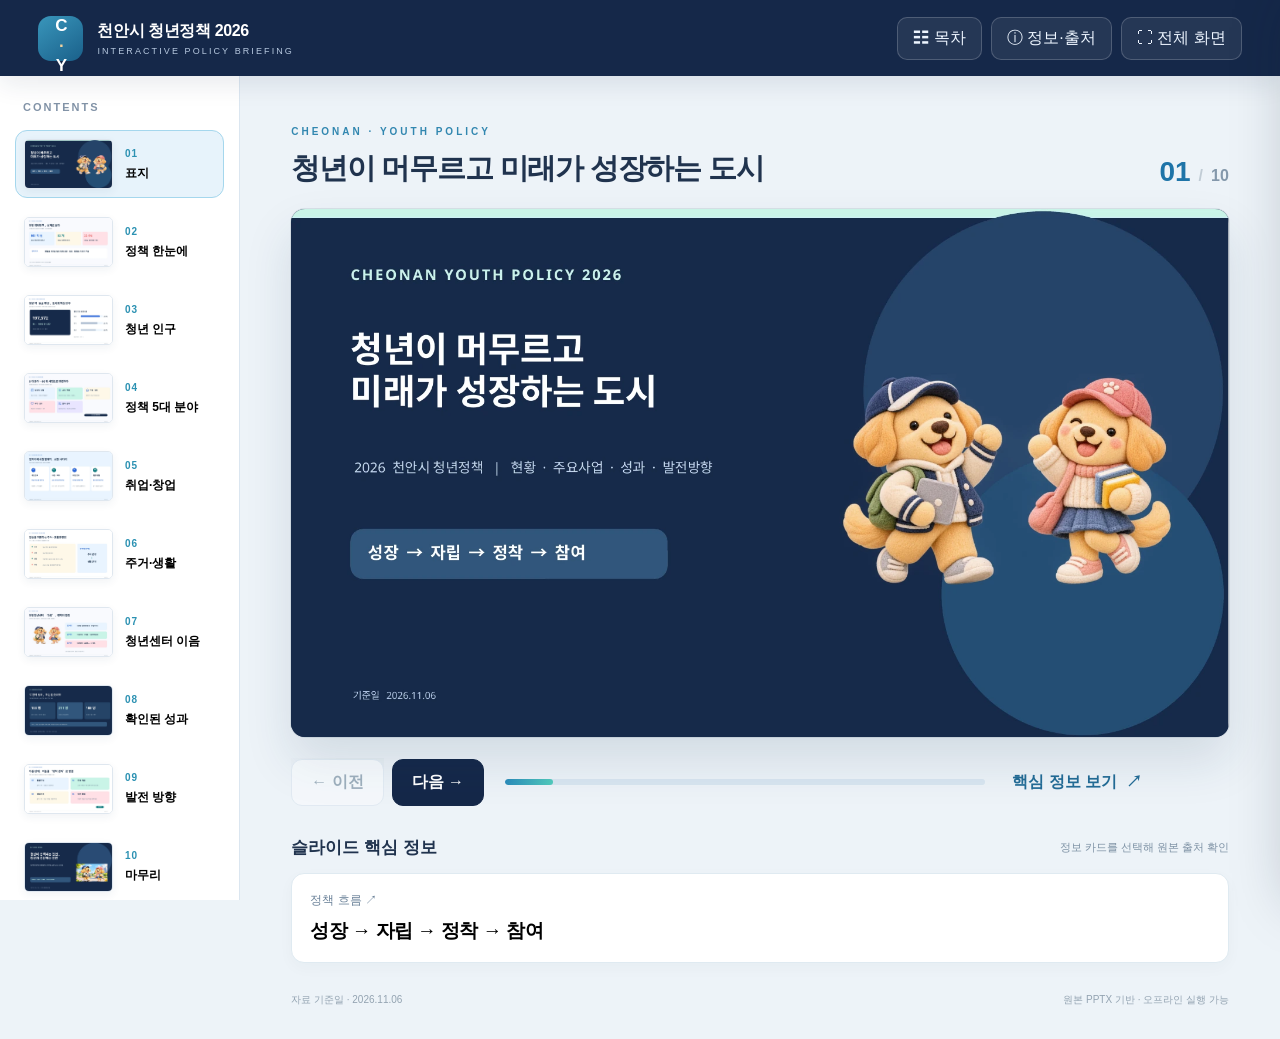
<file: 3.html>
<!doctype html>
<html lang="ko"><head><meta charset="utf-8"><meta name="viewport" content="width=device-width,initial-scale=1,viewport-fit=cover"><meta name="theme-color" content="#122542"><meta name="description" content="2026 천안시 청년정책 웹 프레젠테이션 - 원본 10개 슬라이드와 인터랙티브 정책 정보"><title>2026 천안시 청년정책 | 인터랙티브 프레젠테이션</title><link rel="stylesheet" href="style.css"></head>
<body><div class="app">
<header class="topbar"><div class="brand"><span class="brand-mark">C<span>·</span>Y</span><div><strong>천안시 청년정책 2026</strong><small>INTERACTIVE POLICY BRIEFING</small></div></div><nav aria-label="프레젠테이션 메뉴" class="top-actions"><button class="nav-button" id="listBtn" aria-label="슬라이드 목록 열기">☷ <span>목차</span></button><button class="nav-button" id="infoBtn" aria-label="현재 슬라이드 상세 정보">ⓘ <span>정보·출처</span></button><button class="nav-button" id="fullBtn" aria-label="전체 화면">⛶ <span>전체 화면</span></button></nav></header>
<main class="workspace"><aside class="sidebar" id="sidebar" aria-label="슬라이드 목차"><div class="aside-head"><span>CONTENTS</span><button class="icon-btn" id="closeList" aria-label="목차 닫기">×</button></div><div id="thumbList" class="thumb-list"></div></aside>
<section class="presentation" aria-label="슬라이드 프레젠테이션"><div class="section-head"><div><span class="eyebrow">CHEONAN · YOUTH POLICY</span><h1 id="currentTitle">청년이 머무르고 미래가 성장하는 도시</h1></div><div class="slide-numbers"><span id="currentCount">01</span><span class="count-divider">/</span><span>10</span></div></div><div class="stage-wrap"><div class="stage" id="stage" tabindex="0" aria-label="슬라이드 보기"><img id="slideImage" src="assets/slide-01.webp" alt="첫 번째 프레젠테이션 슬라이드" draggable="false"><div id="hotspots" class="hotspots"></div><div class="stage-hit" id="stageHit" aria-hidden="true"></div></div><div class="swipe-hint">← 스와이프 또는 방향키로 이동 →</div></div>
<div class="control-row"><div class="control-group"><button id="prevBtn" class="primary-control" aria-label="이전 슬라이드">← <span>이전</span></button><button id="nextBtn" class="primary-control" aria-label="다음 슬라이드"><span>다음</span> →</button></div><div class="progress" aria-label="슬라이드 진행률"><div id="progressFill"></div></div><button id="detailBtn" class="text-control">핵심 정보 보기 <span>↗</span></button></div>
<div id="interactiveArea" class="interactive-area"></div><footer class="footer"><span>자료 기준일 · 2026.11.06</span><span>원본 PPTX 기반 · 오프라인 실행 가능</span></footer></section></main>
<div class="overlay" id="overlay" hidden></div><aside id="detailPanel" class="detail-panel" aria-label="슬라이드별 상세 정보" aria-hidden="true"><div class="detail-head"><div><small>SLIDE DETAILS</small><h2 id="detailTitle"></h2></div><button id="closeDetail" class="icon-btn" aria-label="상세 정보 닫기">×</button></div><div class="detail-body"><p id="detailDescription"></p><h3>주요 수치 · 사업명</h3><div id="detailFacts" class="fact-list"></div><h3>원본 슬라이드 출처</h3><div id="sourceList"></div><p class="detail-footnote">정책 수치와 사업명은 첨부된 원본 슬라이드를 기준으로 표기했습니다. 해당 정보는 원본에 명시된 기준일 및 확인 범위를 따릅니다.</p></div></aside>
<div id="toast" role="status" class="toast" aria-live="polite"></div></div><script src="app.js" defer></script></body></html>
</file>
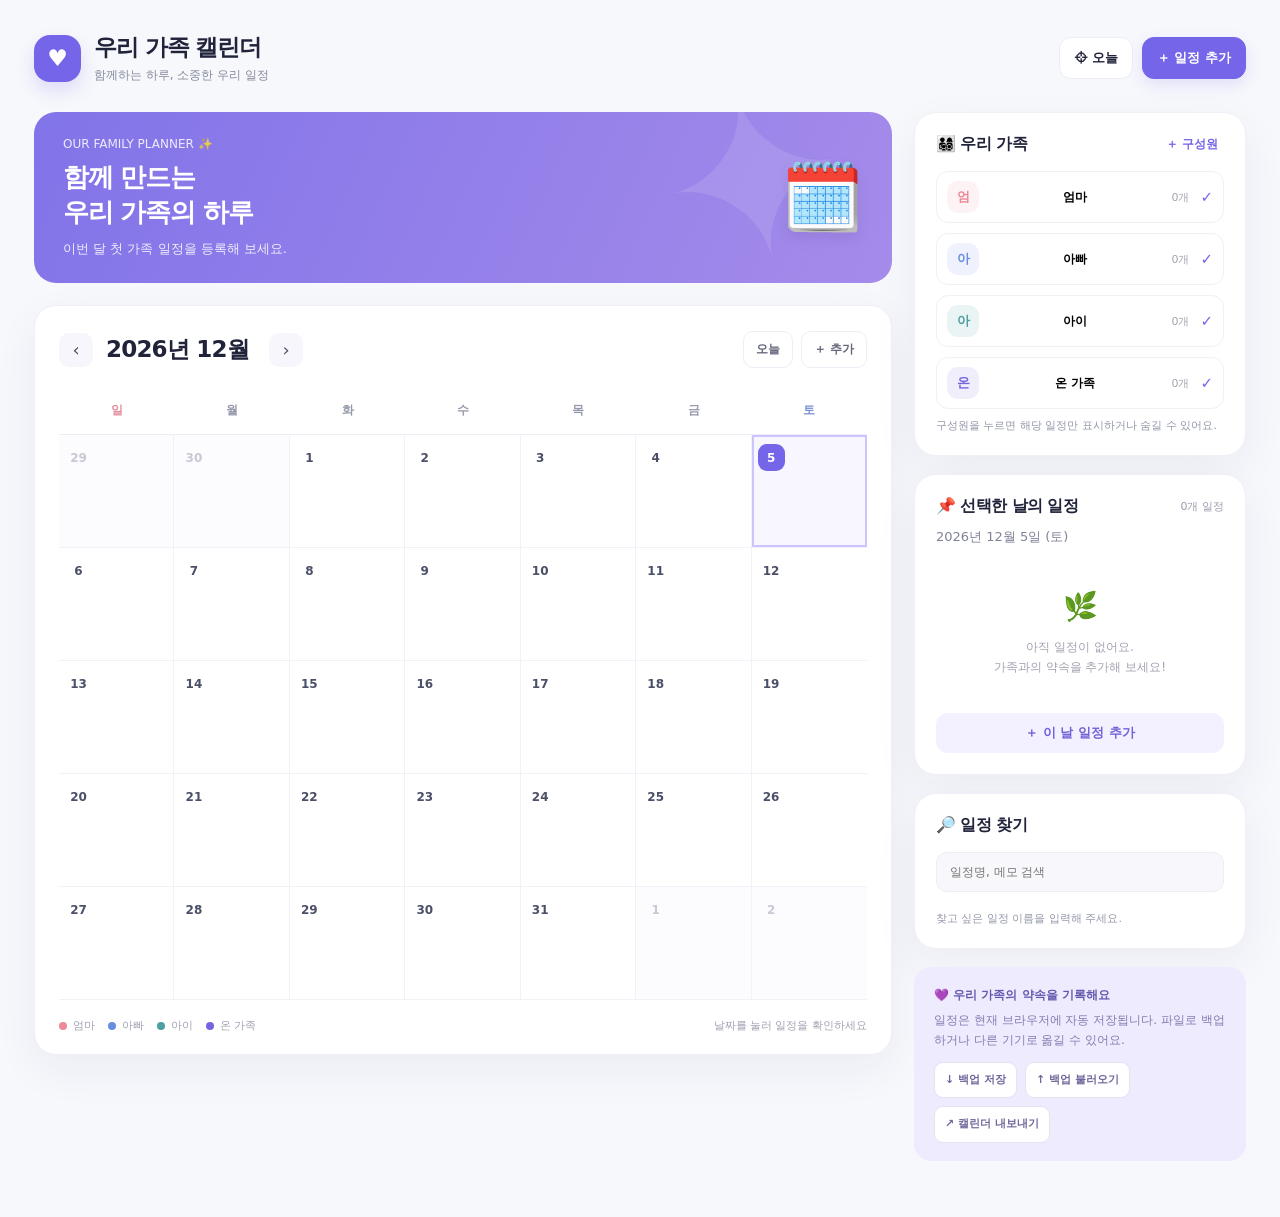
<file: hhh.html>
<!DOCTYPE html>
<html lang="ko">
<head>
<meta charset="UTF-8" />
<meta name="viewport" content="width=device-width, initial-scale=1.0" />
<meta name="theme-color" content="#f7f7fb" />
<title>우리 가족 캘린더</title>
<style>
:root{--bg:#f7f8fc;--white:#fff;--ink:#20233a;--muted:#85899c;--line:#eceef5;--purple:#7565e9;--soft:#f0edff;--shadow:0 15px 45px rgba(42,39,88,.055);--radius:22px}
*{box-sizing:border-box}body{margin:0;background:var(--bg);font-family: 'Pretendard','Apple SD Gothic Neo','Malgun Gothic',system-ui,sans-serif;color:var(--ink);-webkit-font-smoothing:antialiased}button,input,select,textarea{font:inherit}button{cursor:pointer}button:focus-visible,input:focus-visible,select:focus-visible,textarea:focus-visible{outline:3px solid #b7b0ff;outline-offset:2px}.app{max-width:1500px;margin:0 auto;min-height:100vh;padding:32px 34px 56px}.top{display:flex;align-items:center;justify-content:space-between;gap:20px;margin-bottom:28px}.brand{display:flex;align-items:center;gap:13px}.brandmark{width:47px;height:47px;border-radius:16px;background:#7565e9;display:grid;place-items:center;color:white;font-size:23px;box-shadow:0 9px 18px #7565e930}.brand h1{font-size:23px;margin:0;letter-spacing:-1.1px}.brand p{margin:4px 0 0;color:var(--muted);font-size:12px}.top-actions{display:flex;align-items:center;gap:9px}.button{border:1px solid var(--line);background:#fff;color:var(--ink);border-radius:12px;padding:11px 14px;font-weight:700;font-size:13px;display:inline-flex;align-items:center;justify-content:center;gap:8px;transition:transform .15s,background .15s}.button:hover{transform:translateY(-1px);background:#fafaff}.primary{background:var(--purple);border-color:var(--purple);color:#fff;box-shadow:0 6px 16px #7565e92a}.primary:hover{background:#6655e0}.layout{display:grid;grid-template-columns:minmax(0,1fr) 332px;gap:22px;align-items:start}.main{min-width:0}.hero{background:linear-gradient(114deg,#8174e9,#a58bea);color:#fff;border-radius:var(--radius);padding:25px 29px;margin-bottom:22px;display:flex;align-items:center;justify-content:space-between;overflow:hidden;position:relative;min-height:145px}.hero:after{content:'✦';position:absolute;right:40px;top:-65px;font-size:230px;color:#ffffff1d;transform:rotate(-12deg);pointer-events:none}.hero .eyebrow{font-size:12px;opacity:.85;margin-bottom:9px}.hero h2{font-size:26px;letter-spacing:-1.2px;line-height:1.35;margin:0}.hero p{margin:10px 0 0;font-size:13px;opacity:.87}.heroicon{font-size:66px;position:relative;z-index:1;filter:drop-shadow(0 6px 6px #443b8020)}.panel{background:var(--white);border:1px solid #f0f0f6;box-shadow:var(--shadow);border-radius:var(--radius)}.calendar{padding:25px 24px 21px}.calhead{display:flex;align-items:center;justify-content:space-between;gap:12px;margin-bottom:23px;flex-wrap:wrap}.monthnav{display:flex;align-items:center;gap:13px}.monthnav h2{font-size:23px;min-width:150px;margin:0;letter-spacing:-.8px}.iconbtn{width:34px;height:34px;border:none;background:#f6f6fc;border-radius:10px;font-size:18px;display:inline-grid;place-items:center;color:#51536a}.iconbtn:hover{background:var(--soft)}.caltools{display:flex;gap:8px;align-items:center}.mutedbutton{border:1px solid var(--line);background:#fff;border-radius:10px;padding:9px 12px;font-size:12px;font-weight:700;color:#65677d}.weekdays,.days{display:grid;grid-template-columns:repeat(7,minmax(0,1fr))}.weekdays{border-bottom:1px solid var(--line)}.weekdays div{text-align:center;color:#9599aa;padding:11px 3px 15px;font-weight:700;font-size:12px}.weekdays div:first-child{color:#e48d9c}.weekdays div:last-child{color:#7c91d6}.day{min-height:113px;border-right:1px solid #f1f2f7;border-bottom:1px solid #f1f2f7;padding:9px 6px 6px;min-width:0;cursor:pointer;background:#fff;transition:background .14s;position:relative}.day:nth-child(7n){border-right:0}.day:hover{background:#faf9ff}.day.other{background:#fcfcfe}.day.other .num{color:#c7c9d5}.num{font-size:12px;width:27px;height:27px;display:grid;place-items:center;border-radius:9px;color:#4b5068;font-weight:700;margin-bottom:5px}.day.today .num{background:var(--purple);color:white}.day.selected{background:#f8f6ff;box-shadow:inset 0 0 0 2px #cbc4ff}.events{display:flex;flex-direction:column;gap:3px}.ev{display:block;overflow:hidden;text-overflow:ellipsis;white-space:nowrap;width:100%;border:0;text-align:left;padding:4px 5px;border-radius:6px;background:var(--evbg);color:var(--evcolor);font-size:10px;font-weight:700;line-height:1.3}.ev:hover{filter:brightness(.97)}.more{font-size:10px;color:#8c8fa3;margin:3px 3px}.calfooter{display:flex;align-items:center;justify-content:space-between;gap:10px;margin-top:18px;font-size:11px;color:#a0a2b1}.legend{display:flex;gap:13px;flex-wrap:wrap}.legend span{display:inline-flex;align-items:center;gap:6px}.dot{width:8px;height:8px;display:inline-block;border-radius:50%}.side{display:flex;flex-direction:column;gap:18px}.sidepanel{padding:21px}.sectionhead{display:flex;align-items:center;justify-content:space-between;gap:12px;margin-bottom:16px}.sectionhead h3{font-size:16px;margin:0;letter-spacing:-.6px}.sectionhead .hint{font-size:11px;color:#9a9bad}.members{display:flex;flex-direction:column;gap:10px}.member{display:flex;align-items:center;gap:11px;padding:9px 10px;border:1px solid #f0f0f6;border-radius:12px;background:#fff;cursor:pointer}.member.off{opacity:.42}.avatar{width:32px;height:32px;border-radius:11px;background:var(--csoft);color:var(--c);display:grid;place-items:center;font-weight:800;font-size:13px;flex-shrink:0}.membername{font-size:12px;font-weight:700;flex:1}.membercount{font-size:11px;color:#a2a4b0}.check{font-size:15px;color:var(--purple)}.sectionmini{border:none;background:none;color:var(--purple);font-size:12px;font-weight:700}.selected-date{font-size:13px;color:#7f8397;margin:-5px 0 15px}.agenda{display:flex;flex-direction:column;gap:10px}.agenda-item{display:flex;gap:10px;cursor:pointer;padding:11px;border-radius:13px;background:#f9f9fd;border:1px solid transparent}.agenda-item:hover{border-color:#ddd7ff}.bar{border-radius:10px;background:var(--c);width:4px;flex-shrink:0}.agenda-info{flex:1;min-width:0}.agenda-info strong{display:block;font-size:12px;line-height:1.45;overflow-wrap:anywhere}.agenda-info p{font-size:11px;margin:5px 0 0;color:#9699aa}.pill{font-size:10px;font-weight:800;border-radius:6px;padding:3px 6px;white-space:nowrap;align-self:flex-start;background:var(--csoft);color:var(--c)}.empty{padding:22px 10px;text-align:center;color:#a1a2b1;font-size:12px;line-height:1.7}.empty .emoji{font-size:28px;display:block;margin-bottom:6px}.search{width:100%;background:#f8f8fc;border:1px solid #ededf4;padding:12px 13px;border-radius:11px;outline:none;font-size:12px}.searchresults{max-height:240px;overflow:auto;margin-top:10px}.searchresult{display:block;width:100%;border:0;border-bottom:1px solid #f1f1f7;background:transparent;text-align:left;padding:9px 2px;font-size:12px;color:#44465d}.searchresult small{display:block;color:#9a9bac;font-size:10px;margin-top:3px}.tip{background:#eeebff;border-radius:17px;padding:18px 20px;color:#6459ae;font-size:12px;line-height:1.7}.tip strong{display:block;margin-bottom:4px}.tip p{margin:0;color:#837caf}.bottom-actions{display:flex;gap:8px;margin-top:11px;flex-wrap:wrap}.bottom-actions button{border:1px solid #e6e2f3;background:#fff;padding:8px 10px;border-radius:9px;color:#6f679b;font-weight:700;font-size:11px}.overlay{position:fixed;inset:0;background:#25213e80;z-index:20;display:none;align-items:center;justify-content:center;padding:18px;backdrop-filter:blur(3px)}.overlay.open{display:flex}.modal{background:white;border-radius:22px;padding:25px;max-width:465px;width:100%;max-height:min(90vh,800px);overflow:auto;box-shadow:0 24px 90px #1c1b3b44}.modalhead{display:flex;justify-content:space-between;align-items:center;margin-bottom:20px}.modalhead h2{font-size:21px;letter-spacing:-.6px;margin:0}.field{display:block;margin-bottom:15px}.field label{display:block;font-size:12px;font-weight:800;margin-bottom:7px;color:#595b72}.field input,.field select,.field textarea{width:100%;padding:11px 12px;border:1px solid #e7e8f0;border-radius:10px;outline:none;background:#fff;color:#2d3049;font-size:13px}.field textarea{resize:vertical;min-height:75px}.fieldrow{display:grid;grid-template-columns:1fr 1fr;gap:12px}.checkboxline{display:flex;align-items:center;gap:8px;font-size:12px;margin:0 0 15px}.checkboxline input{accent-color:var(--purple)}.modalactions{display:flex;justify-content:flex-end;gap:8px;margin-top:19px}.danger{margin-right:auto;color:#e36b7a;border-color:#ffe1e5}.toast{position:fixed;bottom:26px;left:50%;transform:translate(-50%,20px);background:#302c4b;color:white;border-radius:12px;padding:12px 18px;font-size:12px;box-shadow:0 12px 40px #0003;z-index:30;opacity:0;pointer-events:none;transition:.2s}.toast.show{opacity:1;transform:translate(-50%,0)}.smallnote{font-size:11px;color:#9397a8;line-height:1.55;margin-top:8px}.visually-hidden{position:absolute;width:1px;height:1px;padding:0;margin:-1px;overflow:hidden;clip:rect(0,0,0,0);white-space:nowrap;border:0}
@media(max-width:1100px){.layout{grid-template-columns:minmax(0,1fr) 285px;gap:14px}.app{padding:22px}.calendar{padding:20px 15px}.day{min-height:98px}.sidepanel{padding:17px}}
@media(max-width:820px){.layout{grid-template-columns:1fr}.side{display:grid;grid-template-columns:1fr 1fr;gap:14px}.tip{grid-column:1/-1}.hero{min-height:130px}.day{min-height:104px}}
@media(max-width:560px){.app{padding:17px 10px 42px}.top{margin-bottom:17px;padding:0 4px}.brand h1{font-size:18px}.brand p{font-size:10px}.brandmark{height:40px;width:40px;border-radius:13px}.top-actions .secondary-top{display:none}.top-actions .button{padding:10px;font-size:12px}.hero{padding:21px;min-height:125px;border-radius:17px;margin-bottom:12px}.hero h2{font-size:21px}.heroicon{font-size:45px}.hero p{font-size:11px}.calendar{padding:17px 8px;border-radius:16px}.calhead{padding:0 5px}.monthnav{gap:7px}.monthnav h2{font-size:19px;min-width:126px}.caltools{gap:5px}.caltools .mutedbutton{padding:8px}.weekdays div{font-size:11px}.day{min-height:86px;padding:6px 2px}.num{width:24px;height:24px;font-size:11px;margin-bottom:3px}.ev{font-size:9px;padding:3px 2px;border-radius:4px}.more{font-size:9px}.side{display:flex}.calfooter{padding:0 6px}.legend{gap:8px}.fieldrow{grid-template-columns:1fr 1fr}.modal{padding:20px}}
</style>
</head>
<body>
<div class="app">
<header class="top"><div class="brand"><div class="brandmark" aria-hidden="true">♥</div><div><h1>우리 가족 캘린더</h1><p>함께하는 하루, 소중한 우리 일정</p></div></div><div class="top-actions"><button class="button secondary-top" id="goToday">⌖ 오늘</button><button class="button primary" id="addEvent">＋ 일정 추가</button></div></header>
<div class="layout"><main class="main"><section class="hero"><div><div class="eyebrow">OUR FAMILY PLANNER ✨</div><h2>함께 만드는<br>우리 가족의 하루</h2><p id="heroMessage">서로의 일정을 한눈에 확인해요.</p></div><div class="heroicon" aria-hidden="true">🗓️</div></section><section class="panel calendar"><div class="calhead"><div class="monthnav"><button class="iconbtn" id="prevMonth" aria-label="이전 달">‹</button><h2 id="monthTitle"></h2><button class="iconbtn" id="nextMonth" aria-label="다음 달">›</button></div><div class="caltools"><button class="mutedbutton" id="todayCal">오늘</button><button class="mutedbutton" id="monthAdd">＋ 추가</button></div></div><div class="weekdays"><div>일</div><div>월</div><div>화</div><div>수</div><div>목</div><div>금</div><div>토</div></div><div class="days" id="calendarGrid" role="grid" aria-label="월간 달력"></div><div class="calfooter"><div class="legend" id="legend"></div><span>날짜를 눌러 일정을 확인하세요</span></div></section></main><aside class="side"><section class="panel sidepanel"><div class="sectionhead"><h3>👨‍👩‍👧‍👦 우리 가족</h3><button class="sectionmini" id="manageMembers">＋ 구성원</button></div><div class="members" id="memberList"></div><div class="smallnote">구성원을 누르면 해당 일정만 표시하거나 숨길 수 있어요.</div></section><section class="panel sidepanel"><div class="sectionhead"><h3>📌 선택한 날의 일정</h3><span class="hint" id="agendaCount"></span></div><p class="selected-date" id="selectedDateText"></p><div class="agenda" id="agenda"></div><button class="button" style="width:100%;margin-top:14px;background:#f3f0ff;color:#7162d8;border:none" id="addForDate">＋ 이 날 일정 추가</button></section><section class="panel sidepanel"><div class="sectionhead"><h3>🔎 일정 찾기</h3></div><input class="search" type="search" id="searchInput" placeholder="일정명, 메모 검색" aria-label="일정 검색" /><div class="searchresults" id="searchResults"></div></section><div class="tip"><strong>💜 우리 가족의 약속을 기록해요</strong><p>일정은 현재 브라우저에 자동 저장됩니다. 파일로 백업하거나 다른 기기로 옮길 수 있어요.</p><div class="bottom-actions"><button id="exportBtn">↓ 백업 저장</button><button id="importBtn">↑ 백업 불러오기</button><button id="icsBtn">↗ 캘린더 내보내기</button><input type="file" id="importFile" accept=".json,application/json" hidden /></div></div></aside></div></div>
<div class="overlay" id="eventOverlay" role="presentation"><div class="modal" role="dialog" aria-modal="true" aria-labelledby="eventHeading"><div class="modalhead"><h2 id="eventHeading">새 일정 추가</h2><button class="iconbtn" id="closeEvent" aria-label="닫기">✕</button></div><form id="eventForm"><input type="hidden" id="eventId" /><div class="field"><label for="eventTitle">일정 이름 *</label><input id="eventTitle" maxlength="80" placeholder="예: 가족 외식, 학원, 병원 예약" required /></div><div class="fieldrow"><div class="field"><label for="eventDate">날짜 *</label><input type="date" id="eventDate" required /></div><div class="field"><label for="eventMember">담당 가족 *</label><select id="eventMember" required></select></div></div><label class="checkboxline"><input type="checkbox" id="allDay" checked /> 하루 종일</label><div class="fieldrow" id="timeFields" hidden><div class="field"><label for="startTime">시작 시간</label><input type="time" id="startTime" value="09:00" /></div><div class="field"><label for="endTime">종료 시간</label><input type="time" id="endTime" value="10:00" /></div></div><div class="field"><label for="eventMemo">메모 (선택)</label><textarea id="eventMemo" maxlength="1000" placeholder="장소, 준비물 등 기억할 내용을 남겨보세요"></textarea></div><div class="modalactions"><button type="button" class="button danger" id="deleteEvent" hidden>삭제</button><button type="button" class="button" id="cancelEvent">취소</button><button type="submit" class="button primary">저장하기</button></div></form></div></div>
<div class="overlay" id="memberOverlay" role="presentation"><div class="modal" role="dialog" aria-modal="true" aria-labelledby="memberHeading"><div class="modalhead"><h2 id="memberHeading">가족 구성원 관리</h2><button class="iconbtn" id="closeMember" aria-label="닫기">✕</button></div><div id="memberManageList"></div><form id="memberForm" style="margin-top:18px"><div class="fieldrow"><div class="field"><label for="newMemberName">구성원 이름</label><input id="newMemberName" placeholder="예: 할머니" maxlength="15" required /></div><div class="field"><label for="newMemberColor">색상</label><select id="newMemberColor"><option value="#7465df">보라</option><option value="#ee8999">핑크</option><option value="#4d9fa2">민트</option><option value="#df9a44">오렌지</option><option value="#6a8ce1">파랑</option><option value="#ab77bd">라벤더</option><option value="#7aa75e">초록</option></select></div></div><div class="modalactions"><button type="submit" class="button primary">＋ 구성원 추가</button></div></form></div></div>
<div class="toast" id="toast" role="status" aria-live="polite"></div>
<script>
(()=>{'use strict';
const STORE='our-family-calendar-v1';
const palette=['#7465df','#ee8999','#4d9fa2','#df9a44','#6a8ce1','#ab77bd','#7aa75e'];
const today=new Date(),isoLocal=d=>`${d.getFullYear()}-${String(d.getMonth()+1).padStart(2,'0')}-${String(d.getDate()).padStart(2,'0')}`;
const TODAY=isoLocal(today);
const defaults=()=>({members:[{id:'m1',name:'엄마',color:'#ee8999'},{id:'m2',name:'아빠',color:'#6a8ce1'},{id:'m3',name:'아이',color:'#4d9fa2'},{id:'m4',name:'온 가족',color:'#7465df'}],events:[]});
let state;
try{const raw=JSON.parse(localStorage.getItem(STORE));state=validate(raw)?raw:defaults()}catch(e){state=defaults()}
const hidden=new Set(),view=new Date(today.getFullYear(),today.getMonth(),1);let selected=TODAY,toastTimer;
const $=id=>document.getElementById(id);const esc=s=>String(s).replace(/[&<>"']/g,c=>({'&':'&amp;','<':'&lt;','>':'&gt;','"':'&quot;',"'":'&#39;'}[c]));
function validate(s){return s&&Array.isArray(s.members)&&s.members.length>0&&s.members.length<51&&s.members.every(m=>typeof m.id==='string'&&typeof m.name==='string'&&/^#[0-9a-fA-F]{6}$/.test(m.color))&&Array.isArray(s.events)&&s.events.length<10000&&s.events.every(e=>typeof e.id==='string'&&typeof e.title==='string'&&typeof e.date==='string'&&/^\d{4}-\d\d-\d\d$/.test(e.date)&&typeof e.memberId==='string')}
function save(){try{localStorage.setItem(STORE,JSON.stringify(state))}catch(e){toast('저장 공간이 부족합니다. 백업 파일을 저장해 주세요.')}}
function toast(s){$('toast').textContent=s;$('toast').classList.add('show');clearTimeout(toastTimer);toastTimer=setTimeout(()=>$('toast').classList.remove('show'),2400)}
const member=id=>state.members.find(m=>m.id===id)||{name:'미지정',color:'#999999'};
function tint(hex){return hex+'1c'}
function visibleEvents(date){return state.events.filter(e=>e.date===date&&!hidden.has(e.memberId)).sort((a,b)=>(a.allDay===false?1:0)-(b.allDay===false?1:0)||String(a.startTime||'').localeCompare(String(b.startTime||''))||a.title.localeCompare(b.title,'ko'))}
function dateLabel(s){const [y,m,d]=s.split('-').map(Number);return `${y}년 ${m}월 ${d}일 (${['일','월','화','수','목','금','토'][new Date(y,m-1,d).getDay()]})`}
function render(){renderCalendar();renderMembers();renderAgenda();renderSearch();}
function renderCalendar(){const y=view.getFullYear(),m=view.getMonth();$('monthTitle').textContent=`${y}년 ${String(m+1).padStart(2,'0')}월`;const first=new Date(y,m,1).getDay(),end=new Date(y,m+1,0).getDate(),rows=Math.ceil((first+end)/7),html=[];for(let i=0;i<rows*7;i++){const d=new Date(y,m,1-first+i),key=isoLocal(d),inside=d.getMonth()===m,evs=visibleEvents(key);html.push(`<div class="day${inside?'':' other'}${key===TODAY?' today':''}${key===selected?' selected':''}" role="gridcell" tabindex="0" data-date="${key}" aria-label="${dateLabel(key)}, 일정 ${evs.length}개"><span class="num">${d.getDate()}</span><div class="events">${evs.slice(0,3).map(e=>{const mm=member(e.memberId);return `<button class="ev" style="--evbg:${tint(mm.color)};--evcolor:${mm.color}" data-event="${esc(e.id)}" title="${esc(e.title)}">${esc(e.title)}</button>`}).join('')}${evs.length>3?`<span class="more">+${evs.length-3}개 더보기</span>`:''}</div></div>`)}$('calendarGrid').innerHTML=html.join('');$('legend').innerHTML=state.members.filter(m=>!hidden.has(m.id)).map(m=>`<span><i class="dot" style="background:${m.color}"></i>${esc(m.name)}</span>`).join('');const monthCount=state.events.filter(e=>e.date.startsWith(`${y}-${String(m+1).padStart(2,'0')}-`)).length;$('heroMessage').textContent=monthCount?`이번 달 가족 일정 ${monthCount}개가 기다리고 있어요.`:'이번 달 첫 가족 일정을 등록해 보세요.'}
function renderMembers(){$('memberList').innerHTML=state.members.map(m=>{const count=state.events.filter(e=>e.memberId===m.id&&e.date.slice(0,7)===isoLocal(view).slice(0,7)).length;return `<button class="member${hidden.has(m.id)?' off':''}" data-member="${esc(m.id)}" aria-pressed="${!hidden.has(m.id)}"><span class="avatar" style="--c:${m.color};--csoft:${tint(m.color)}">${esc(m.name.slice(0,1))}</span><span class="membername">${esc(m.name)}</span><span class="membercount">${count}개</span><span class="check">${hidden.has(m.id)?'○':'✓'}</span></button>`}).join('')}
function renderAgenda(){const evs=visibleEvents(selected);$('selectedDateText').textContent=dateLabel(selected);$('agendaCount').textContent=`${evs.length}개 일정`;$('agenda').innerHTML=evs.length?evs.map(e=>{const m=member(e.memberId),time=e.allDay===false?`${esc(e.startTime||'')} ~ ${esc(e.endTime||'')}`:'하루 종일';return `<article class="agenda-item" data-event="${esc(e.id)}" tabindex="0" role="button" aria-label="${esc(e.title)} 수정"><div class="bar" style="--c:${m.color}"></div><div class="agenda-info"><strong>${esc(e.title)}</strong><p>${time}${e.memo?' · '+esc(e.memo.slice(0,32)):''}</p></div><span class="pill" style="--c:${m.color};--csoft:${tint(m.color)}">${esc(m.name)}</span></article>`}).join(''):'<div class="empty"><span class="emoji">🌿</span>아직 일정이 없어요.<br>가족과의 약속을 추가해 보세요!</div>'}
function renderSearch(){const q=$('searchInput').value.trim().toLocaleLowerCase();if(!q){$('searchResults').innerHTML='<div class="smallnote">찾고 싶은 일정 이름을 입력해 주세요.</div>';return}const evs=state.events.filter(e=>!hidden.has(e.memberId)&&`${e.title} ${e.memo||''} ${member(e.memberId).name}`.toLocaleLowerCase().includes(q)).sort((a,b)=>a.date.localeCompare(b.date)).slice(0,30);$('searchResults').innerHTML=evs.length?evs.map(e=>`<button class="searchresult" data-goto="${esc(e.id)}">${esc(e.title)}<small>${esc(e.date)} · ${esc(member(e.memberId).name)}</small></button>`).join(''):'<div class="empty">검색 결과가 없어요.</div>'}
function goDate(key){selected=key;const [y,m]=key.split('-').map(Number);view.setFullYear(y,m-1,1);render()}
function changeMonth(n){view.setMonth(view.getMonth()+n,1);selected=isoLocal(new Date(view.getFullYear(),view.getMonth(),Math.min(today.getDate(),new Date(view.getFullYear(),view.getMonth()+1,0).getDate())));render()}
function openModal(id=null,date=selected){const e=id?state.events.find(x=>x.id===id):null;$('eventHeading').textContent=e?'일정 수정':'새 일정 추가';$('eventId').value=e?.id||'';$('eventTitle').value=e?.title||'';$('eventDate').value=e?.date||date;$('eventMember').innerHTML=state.members.map(m=>`<option value="${esc(m.id)}">${esc(m.name)}</option>`).join('');$('eventMember').value=e?.memberId||state.members[0].id;$('allDay').checked=e?.allDay!==false;$('startTime').value=e?.startTime||'09:00';$('endTime').value=e?.endTime||'10:00';$('eventMemo').value=e?.memo||'';$('deleteEvent').hidden=!e;updateTime();$('eventOverlay').classList.add('open');setTimeout(()=>$('eventTitle').focus(),30)}
function updateTime(){$('timeFields').hidden=$('allDay').checked}
function closeModal(){$('eventOverlay').classList.remove('open')}
function openMembers(){renderMemberManager();$('memberOverlay').classList.add('open')}
function renderMemberManager(){$('memberManageList').innerHTML=state.members.map(m=>`<div class="member" style="margin-bottom:8px"><span class="avatar" style="--c:${m.color};--csoft:${tint(m.color)}">${esc(m.name[0])}</span><span class="membername">${esc(m.name)}</span><button class="sectionmini" data-rename="${esc(m.id)}" type="button">이름 변경</button><button class="sectionmini" style="color:#df7783" data-remove="${esc(m.id)}" type="button">삭제</button></div>`).join('')}
$('eventForm').addEventListener('submit',e=>{e.preventDefault();const id=$('eventId').value,title=$('eventTitle').value.trim(),date=$('eventDate').value,memberId=$('eventMember').value,allDay=$('allDay').checked,startTime=$('startTime').value,endTime=$('endTime').value,memo=$('eventMemo').value.trim();if(!title||!date||!state.members.some(m=>m.id===memberId))return toast('필수 내용을 입력해 주세요.');if(!allDay&&(!startTime||!endTime||startTime>=endTime))return toast('종료 시간을 시작 시간보다 늦게 설정해 주세요.');const obj={id:id||('e'+Date.now()+'-'+Math.random().toString(36).slice(2,8)),title,date,memberId,allDay,startTime:allDay?'':startTime,endTime:allDay?'':endTime,memo};if(id){const idx=state.events.findIndex(e=>e.id===id);if(idx<0)return;state.events[idx]=obj}else state.events.push(obj);save();closeModal();goDate(date);toast(id?'일정을 수정했어요.':'새 일정을 추가했어요.')});
$('deleteEvent').addEventListener('click',()=>{const id=$('eventId').value;if(!confirm('이 일정을 삭제할까요?'))return;state.events=state.events.filter(e=>e.id!==id);save();closeModal();render();toast('일정을 삭제했어요.')});
$('calendarGrid').addEventListener('click',e=>{const ev=e.target.closest('[data-event]');if(ev){e.stopPropagation();openModal(ev.dataset.event);return}const d=e.target.closest('[data-date]');if(d)goDate(d.dataset.date)});
$('calendarGrid').addEventListener('keydown',e=>{if((e.key==='Enter'||e.key===' ')&&e.target.matches('[data-date]')){e.preventDefault();goDate(e.target.dataset.date)}});
$('agenda').addEventListener('click',e=>{const item=e.target.closest('[data-event]');if(item)openModal(item.dataset.event)});
$('agenda').addEventListener('keydown',e=>{if((e.key==='Enter'||e.key===' ')&&e.target.closest('[data-event]')){e.preventDefault();openModal(e.target.closest('[data-event]').dataset.event)}});
$('memberList').addEventListener('click',e=>{const item=e.target.closest('[data-member]');if(!item)return;hidden.has(item.dataset.member)?hidden.delete(item.dataset.member):hidden.add(item.dataset.member);render()});
$('searchResults').addEventListener('click',e=>{const r=e.target.closest('[data-goto]');if(!r)return;const ev=state.events.find(x=>x.id===r.dataset.goto);if(ev){goDate(ev.date);openModal(ev.id)}});
$('searchInput').addEventListener('input',renderSearch);
$('prevMonth').onclick=()=>changeMonth(-1);$('nextMonth').onclick=()=>changeMonth(1);$('todayCal').onclick=$('goToday').onclick=()=>goDate(TODAY);
$('addEvent').onclick=$('monthAdd').onclick=$('addForDate').onclick=()=>openModal();$('closeEvent').onclick=$('cancelEvent').onclick=closeModal;$('allDay').onchange=updateTime;$('manageMembers').onclick=openMembers;$('closeMember').onclick=()=>$('memberOverlay').classList.remove('open');
$('memberForm').addEventListener('submit',e=>{e.preventDefault();const name=$('newMemberName').value.trim(),color=$('newMemberColor').value;if(!name)return;if(state.members.length>=20)return toast('가족 구성원은 20명까지 추가할 수 있어요.');state.members.push({id:'m'+Date.now()+Math.random().toString(36).slice(2,5),name,color});$('newMemberName').value='';save();render();renderMemberManager();toast('가족 구성원을 추가했어요.')});
$('memberManageList').addEventListener('click',e=>{const ren=e.target.closest('[data-rename]'),rem=e.target.closest('[data-remove]');if(ren){const m=state.members.find(x=>x.id===ren.dataset.rename);if(!m)return;const name=prompt('변경할 이름을 입력하세요.',m.name);if(name===null)return;if(!name.trim())return toast('이름을 입력해 주세요.');m.name=name.trim().slice(0,15)}else if(rem){const m=state.members.find(x=>x.id===rem.dataset.remove);if(!m)return;if(state.members.length===1)return toast('가족 구성원은 최소 1명이 필요해요.');const num=state.events.filter(x=>x.memberId===m.id).length;if(!confirm(`${m.name} 구성원을 삭제할까요? 연결된 일정 ${num}개도 삭제됩니다.`))return;state.members=state.members.filter(x=>x.id!==m.id);state.events=state.events.filter(x=>x.memberId!==m.id);hidden.delete(m.id)}else return;save();render();renderMemberManager()});
for(const id of ['eventOverlay','memberOverlay'])$(id).addEventListener('mousedown',e=>{if(e.target===$(id))$(id).classList.remove('open')});document.addEventListener('keydown',e=>{if(e.key==='Escape'){closeModal();$('memberOverlay').classList.remove('open')}});
function download(name,content,type){const blob=new Blob([content],{type}),url=URL.createObjectURL(blob),a=document.createElement('a');a.href=url;a.download=name;document.body.appendChild(a);a.click();a.remove();setTimeout(()=>URL.revokeObjectURL(url),1000)}
$('exportBtn').onclick=()=>{download(`우리집-캘린더-백업-${TODAY}.json`,JSON.stringify({...state,exportedAt:new Date().toISOString()},null,2),'application/json');toast('백업 파일을 저장했어요.')};
$('importBtn').onclick=()=>$('importFile').click();$('importFile').addEventListener('change',async e=>{const file=e.target.files[0];if(!file)return;try{if(file.size>4000000)throw new Error('파일이 너무 큽니다.');const obj=JSON.parse(await file.text());if(!validate(obj))throw new Error('유효한 가족 달력 백업 파일이 아닙니다.');if(!confirm('기존 가족 구성원과 일정을 백업 파일 내용으로 바꿀까요?'))return;state={members:obj.members,events:obj.events};hidden.clear();save();render();toast('백업 데이터를 불러왔어요.')}catch(err){toast(err.message||'백업 파일을 읽지 못했어요.')}finally{e.target.value=''}});
function icsEscape(s){return String(s||'').replace(/\\/g,'\\\\').replace(/\n/g,'\\n').replace(/,/g,'\\,').replace(/;/g,'\\;')}
function icsDate(d){return d.replace(/-/g,'')}
$('icsBtn').onclick=()=>{const lines=['BEGIN:VCALENDAR','VERSION:2.0','PRODID:-//Our Family Calendar//KO','CALSCALE:GREGORIAN','X-WR-CALNAME:우리 가족 캘린더'];state.events.forEach(e=>{const date=e.date.replace(/-/g,''),mm=member(e.memberId);lines.push('BEGIN:VEVENT','UID:'+e.id.replace(/[^a-zA-Z0-9_-]/g,'')+'@our-family.local','DTSTAMP:'+new Date().toISOString().replace(/[-:]/g,'').replace(/\.\d{3}/,'').replace(/Z$/,'Z'),'SUMMARY:'+icsEscape('['+mm.name+'] '+e.title),'DESCRIPTION:'+icsEscape(e.memo||''));if(e.allDay!==false){const next=new Date(e.date+'T12:00:00');next.setDate(next.getDate()+1);lines.push('DTSTART;VALUE=DATE:'+date,'DTEND;VALUE=DATE:'+icsDate(isoLocal(next)))}else{lines.push('DTSTART;TZID=Asia/Seoul:'+date+'T'+(e.startTime||'09:00').replace(':','')+'00','DTEND;TZID=Asia/Seoul:'+date+'T'+(e.endTime||'10:00').replace(':','')+'00')}lines.push('END:VEVENT')});lines.push('END:VCALENDAR');download(`우리집-캘린더-${TODAY}.ics`,lines.join('\r\n'),'text/calendar;charset=utf-8');toast('캘린더 파일을 저장했어요.')};
render();
})();
</script>
</body>
</html>
</file>
<file: style.css>
:root{--navy:#152849;--navy2:#1d395e;--cyan:#2b91b2;--ink:#20334e;--muted:#70849a;--bg:#edf3f8;--line:#dbe6f0;--radius:18px}*{box-sizing:border-box}html{scroll-behavior:smooth}body{margin:0;font-family:Pretendard,"Noto Sans KR","Malgun Gothic",-apple-system,BlinkMacSystemFont,"Segoe UI",sans-serif;background:var(--bg);color:var(--ink)}button{font:inherit;cursor:pointer}button:focus-visible,a:focus-visible,.stage:focus-visible{outline:3px solid #20a5cc;outline-offset:3px}.app{min-height:100vh}.topbar{height:76px;padding:0 clamp(18px,3vw,48px);display:flex;align-items:center;justify-content:space-between;background:var(--navy);color:#fff;box-shadow:0 8px 24px #14284618;position:relative;z-index:11}.brand{display:flex;gap:14px;align-items:center}.brand-mark{width:45px;height:45px;border-radius:13px;background:linear-gradient(145deg,#3996bb,#1a608a);display:grid;place-items:center;font-size:17px;font-weight:900;letter-spacing:-1px}.brand-mark span{color:#f0d29e}.brand strong{font-size:16px;letter-spacing:-.4px}.brand small{display:block;color:#b6c8df;font-size:9px;letter-spacing:2.1px;margin-top:4px}.top-actions{display:flex;gap:9px}.nav-button{border:1px solid #ffffff30;color:#edf5ff;background:#ffffff12;padding:10px 15px;border-radius:10px;transition:.2s}.nav-button:hover{background:#ffffff30;transform:translateY(-2px)}.workspace{display:grid;grid-template-columns:240px minmax(0,1fr);min-height:calc(100vh - 76px)}.sidebar{background:#fff;border-right:1px solid var(--line);padding:22px 15px;overflow-y:auto;max-height:calc(100vh - 76px);position:sticky;top:0}.aside-head{display:flex;align-items:center;justify-content:space-between;padding:3px 8px 17px;font-size:11px;font-weight:800;letter-spacing:2px;color:#8293a7}.icon-btn{background:transparent;border:0;color:inherit;font-size:28px;line-height:1;padding:5px 8px;border-radius:8px}.aside-head .icon-btn{display:none}.thumb-list{display:grid;gap:10px}.thumb{display:flex;gap:12px;align-items:center;width:100%;text-align:left;background:#fff;border:1px solid transparent;border-radius:12px;padding:8px;transition:.22s}.thumb:hover{background:#eff7fd;transform:translateX(2px)}.thumb[aria-current=true]{background:#e7f3fb;border-color:#a5d7ed}.thumb img{width:89px;aspect-ratio:16/9;object-fit:cover;border-radius:5px;border:1px solid #dfe7ef;box-shadow:0 3px 9px #1f426010}.thumb-meta{font-size:12px;font-weight:700;line-height:1.4}.thumb-meta b{display:block;color:var(--cyan);font-size:10px;letter-spacing:1px;margin-bottom:4px}.presentation{padding:clamp(20px,3.5vw,46px) clamp(18px,4vw,68px) 20px;max-width:1550px;width:100%;margin:auto}.section-head{display:flex;justify-content:space-between;gap:20px;align-items:end;margin-bottom:21px}.eyebrow{color:#3287b0;font-weight:900;font-size:10px;letter-spacing:3px}.section-head h1{font-size:clamp(20px,2.4vw,29px);margin:9px 0 0;letter-spacing:-1.2px;line-height:1.4}.slide-numbers{display:flex;gap:8px;align-items:baseline;font-weight:800;color:#8498ab;white-space:nowrap}.slide-numbers #currentCount{color:#1e74a8;font-size:28px}.count-divider{color:#c1ccd5}.stage-wrap{position:relative}.stage{position:relative;width:100%;aspect-ratio:16/9;border-radius:14px;overflow:hidden;background:#152849;box-shadow:0 24px 48px #18345720,0 0 0 1px #132b4217;outline:none;touch-action:pan-y}.stage img{width:100%;height:100%;display:block;object-fit:fill;user-select:none;transition:opacity .24s ease, transform .36s ease}.stage.is-changing img{opacity:.36;transform:scale(1.018)}.hotspots{position:absolute;inset:0;pointer-events:none}.hotspot{position:absolute;border-radius:12px;border:1px solid transparent;background:transparent;pointer-events:auto;transition:background .22s,border .22s,box-shadow .22s;cursor:pointer}.hotspot:hover,.hotspot:focus-visible{background:#4aa4d31b;border-color:#6ebde5aa;box-shadow:0 0 0 3px #40a5dc22}.hotspot:focus-visible{outline:2px solid #2da5d5}.swipe-hint{font-size:11px;color:#8a9bad;text-align:center;margin-top:12px;display:none}.control-row{display:flex;align-items:center;gap:21px;margin-top:22px}.control-group{display:flex;gap:8px}.primary-control{border:1px solid #ccdae8;background:white;color:#21435f;padding:12px 19px;border-radius:11px;font-weight:800;white-space:nowrap;transition:.2s}.primary-control:hover:not(:disabled){transform:translateY(-2px);box-shadow:0 7px 16px #15284918}.primary-control:disabled{opacity:.38;cursor:default}#nextBtn{background:var(--navy);border-color:var(--navy);color:white}.progress{height:6px;flex:1;min-width:45px;max-width:480px;background:#d9e6f1;border-radius:9px;overflow:hidden}.progress div{height:100%;width:10%;border-radius:9px;background:linear-gradient(90deg,#2b8cbb,#52cbbd);transition:width .35s}.text-control{border:0;background:transparent;font-weight:800;color:#236c96;white-space:nowrap}.text-control span{margin-left:5px}.interactive-area{margin-top:30px;display:grid;gap:14px}.interactive-head{display:flex;align-items:center;justify-content:space-between;gap:12px}.interactive-head h2{font-size:17px;margin:0}.interactive-head span{color:#7d91a4;font-size:11px}.quick-grid{display:grid;grid-template-columns:repeat(auto-fit,minmax(170px,1fr));gap:12px}.quick-card{background:#fff;border:1px solid #dfeaf1;border-radius:13px;padding:18px;box-shadow:0 5px 15px #18364b08;transition:transform .2s}.quick-card:hover{transform:translateY(-3px)}.quick-card small{display:block;color:#6b8299;font-size:12px;margin-bottom:9px}.quick-card strong{display:block;font-size:clamp(16px,1.5vw,23px);letter-spacing:-.5px;word-break:keep-all}.chart-interactive{background:#fff;border:1px solid #dce8f1;border-radius:14px;padding:22px}.chart-title{font-weight:800;margin-bottom:18px}.bar-line{display:grid;grid-template-columns:54px minmax(0,1fr) 56px;gap:15px;align-items:center;margin:17px 0;font-size:13px}.bar-line strong{text-align:right}.bar-track{height:17px;background:#e8eff7;border-radius:20px;position:relative;overflow:hidden}.bar-fill{height:100%;border-radius:20px;background:linear-gradient(90deg,#266ac9,#4b9de5);width:0;transition:width .9s cubic-bezier(.2,.7,.2,1)}.bar-line:nth-child(3) .bar-fill{background:#92aac7}.bar-line:nth-child(4) .bar-fill{background:#b2c4d8}.bar-line:hover .bar-fill{filter:brightness(1.12)}.chart-note{font-size:11px;color:#8ba0b5;margin:13px 0 0}.footer{display:flex;justify-content:space-between;gap:15px;font-size:10px;color:#93a3b1;margin-top:30px;padding-bottom:12px}.overlay{position:fixed;inset:0;background:#07182b99;z-index:19;backdrop-filter:blur(2px)}.overlay[hidden]{display:none}.detail-panel{position:fixed;top:0;right:0;height:100dvh;width:min(480px,100vw);background:#fff;box-shadow:-12px 0 55px #101d3040;z-index:20;transform:translateX(105%);transition:transform .3s cubic-bezier(.2,.7,.2,1);display:flex;flex-direction:column}.detail-panel.open{transform:translateX(0)}.detail-head{background:var(--navy);color:white;padding:26px;display:flex;align-items:start;justify-content:space-between;gap:14px}.detail-head small{font-size:10px;letter-spacing:2px;color:#a0c5df}.detail-head h2{font-size:21px;line-height:1.4;margin:9px 0 0}.detail-body{overflow:auto;padding:27px}.detail-body>p{line-height:1.85;font-size:14px;color:#50667b}.detail-body h3{font-size:13px;margin:27px 0 14px;color:#183957}.fact-list{display:grid;gap:9px}.fact{background:#f0f6fb;border-radius:10px;padding:13px 15px}.fact small{display:block;color:#688399;font-size:11px;margin-bottom:7px}.fact strong{font-size:15px;line-height:1.5}.source-item{display:block;color:#216a9b;font-size:12px;overflow-wrap:anywhere;margin:13px 0;line-height:1.5}.detail-footnote{font-size:11px!important;color:#96a4b1!important;padding-top:20px;border-top:1px solid #e7edf2}.toast{position:fixed;bottom:24px;left:50%;transform:translate(-50%,20px);padding:10px 17px;background:#163453;color:#fff;font-size:13px;border-radius:10px;opacity:0;pointer-events:none;transition:.25s;z-index:30}.toast.visible{opacity:1;transform:translate(-50%,0)}body.fullscreen .topbar,body.fullscreen .sidebar,body.fullscreen .section-head,body.fullscreen .control-row,body.fullscreen .interactive-area,body.fullscreen .footer{display:none}body.fullscreen .workspace{display:block;min-height:100dvh}body.fullscreen .presentation{padding:0;max-width:none;height:100dvh;display:grid;place-items:center;background:#091c33}body.fullscreen .stage-wrap{width:min(100vw,177.78vh)}body.fullscreen .stage{border-radius:0;box-shadow:none}body.fullscreen .swipe-hint{display:none}@media(max-width:1000px){.workspace{grid-template-columns:170px 1fr}.sidebar{padding:14px 7px}.thumb{gap:7px;padding:5px}.thumb img{width:69px}.thumb-meta{font-size:10px}.presentation{padding:24px}}@media(max-width:750px){.topbar{height:66px;padding:0 16px}.brand-mark{width:39px;height:39px}.brand strong{font-size:13px}.brand small{font-size:8px;letter-spacing:1.2px}.top-actions{gap:5px}.nav-button{padding:8px 10px;font-size:16px}.nav-button span{display:none}.workspace{display:block;min-height:calc(100vh - 66px)}.sidebar{position:fixed;z-index:21;left:0;top:0;height:100dvh;width:min(310px,88vw);max-height:none;transform:translateX(-105%);transition:transform .3s;box-shadow:12px 0 45px #14294235;padding:23px 14px}.sidebar.open{transform:translateX(0)}.aside-head .icon-btn{display:block}.thumb img{width:95px}.thumb-meta{font-size:13px}.presentation{padding:26px 15px}.section-head{margin-bottom:16px;align-items:center}.section-head h1{font-size:19px}.slide-numbers #currentCount{font-size:23px}.stage{border-radius:9px}.control-row{gap:10px;flex-wrap:wrap;margin-top:17px}.primary-control{padding:10px 14px;font-size:13px}.progress{order:3;flex-basis:100%;max-width:none}.text-control{margin-left:auto;font-size:12px}.swipe-hint{display:block}.interactive-area{margin-top:23px}.footer{font-size:9px}.quick-grid{grid-template-columns:repeat(2,minmax(0,1fr));gap:9px}.quick-card{padding:12px}.quick-card strong{font-size:16px}.quick-card small{font-size:11px}.chart-interactive{padding:15px}.bar-line{gap:9px}.stage .hotspot{border-radius:4px}}@media(prefers-reduced-motion:reduce){*,*:before,*:after{animation-duration:.01ms!important;transition-duration:.01ms!important;scroll-behavior:auto!important}}
</file>
